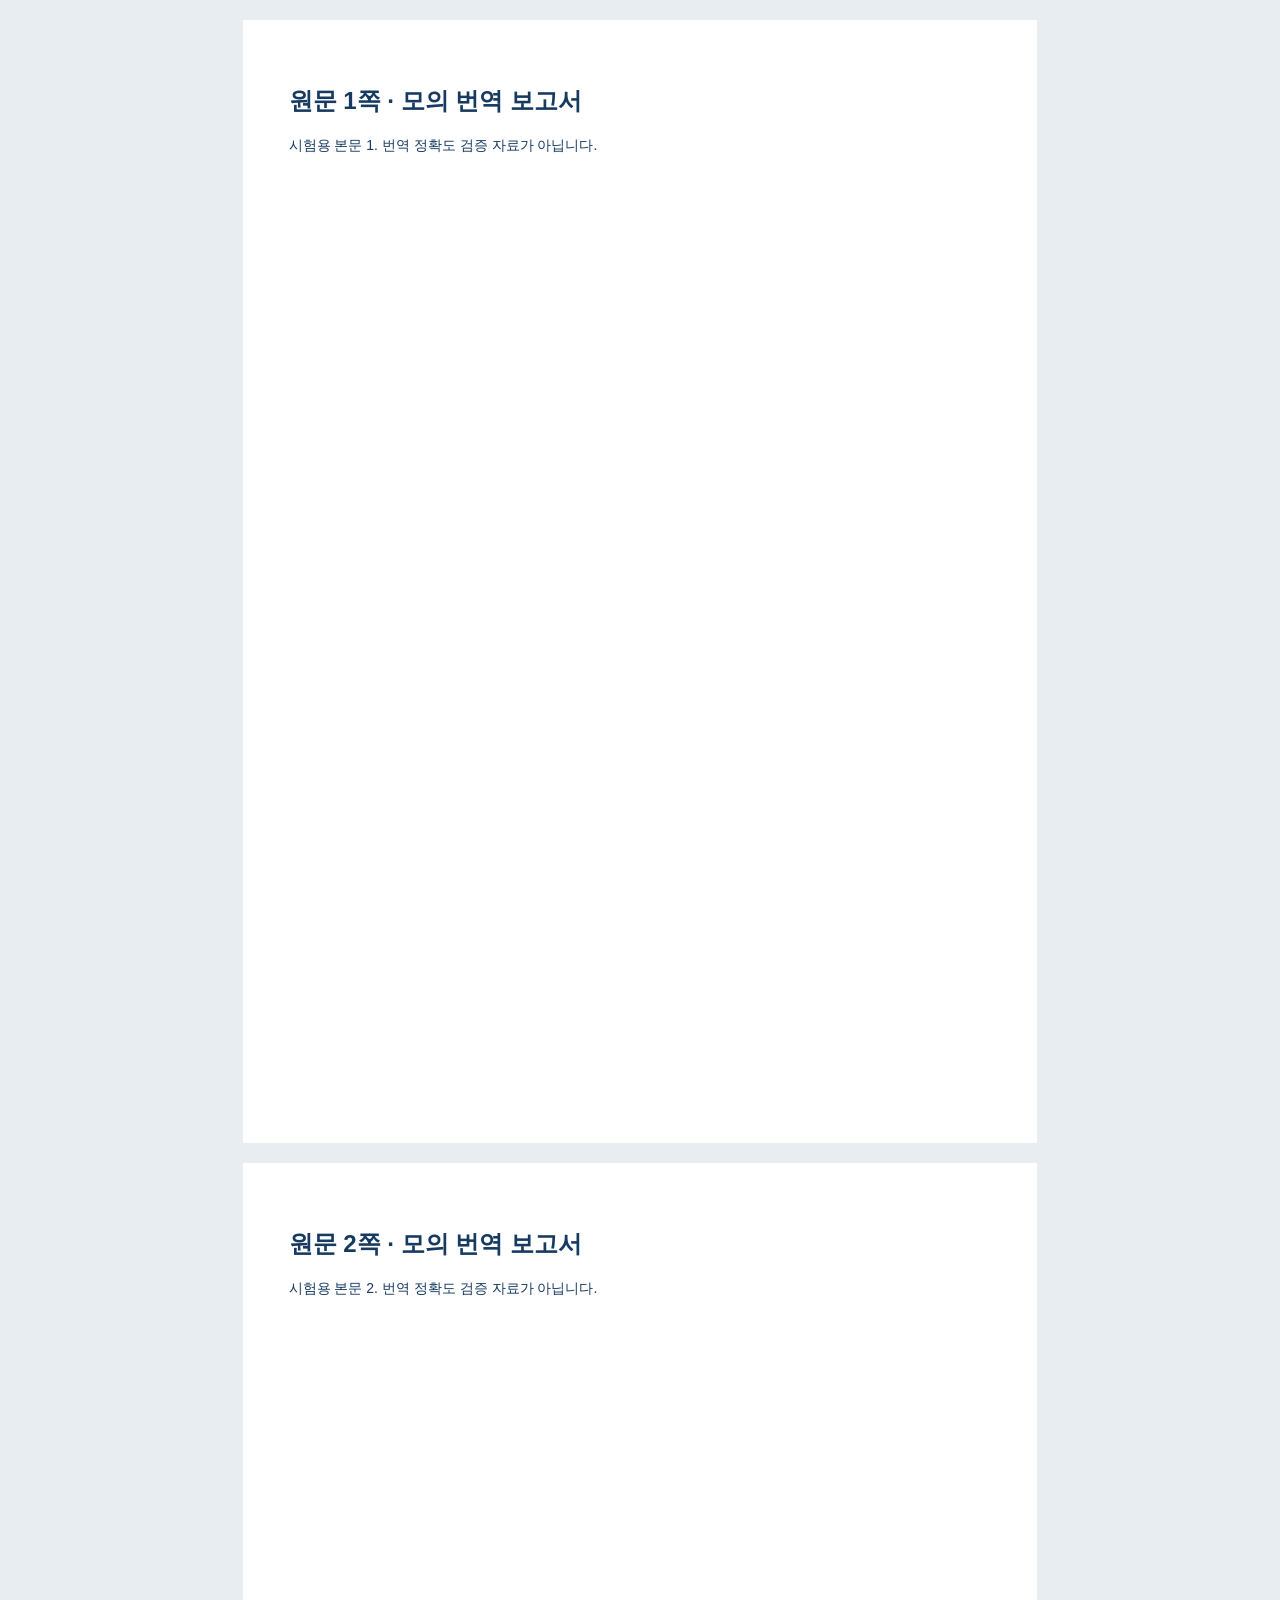
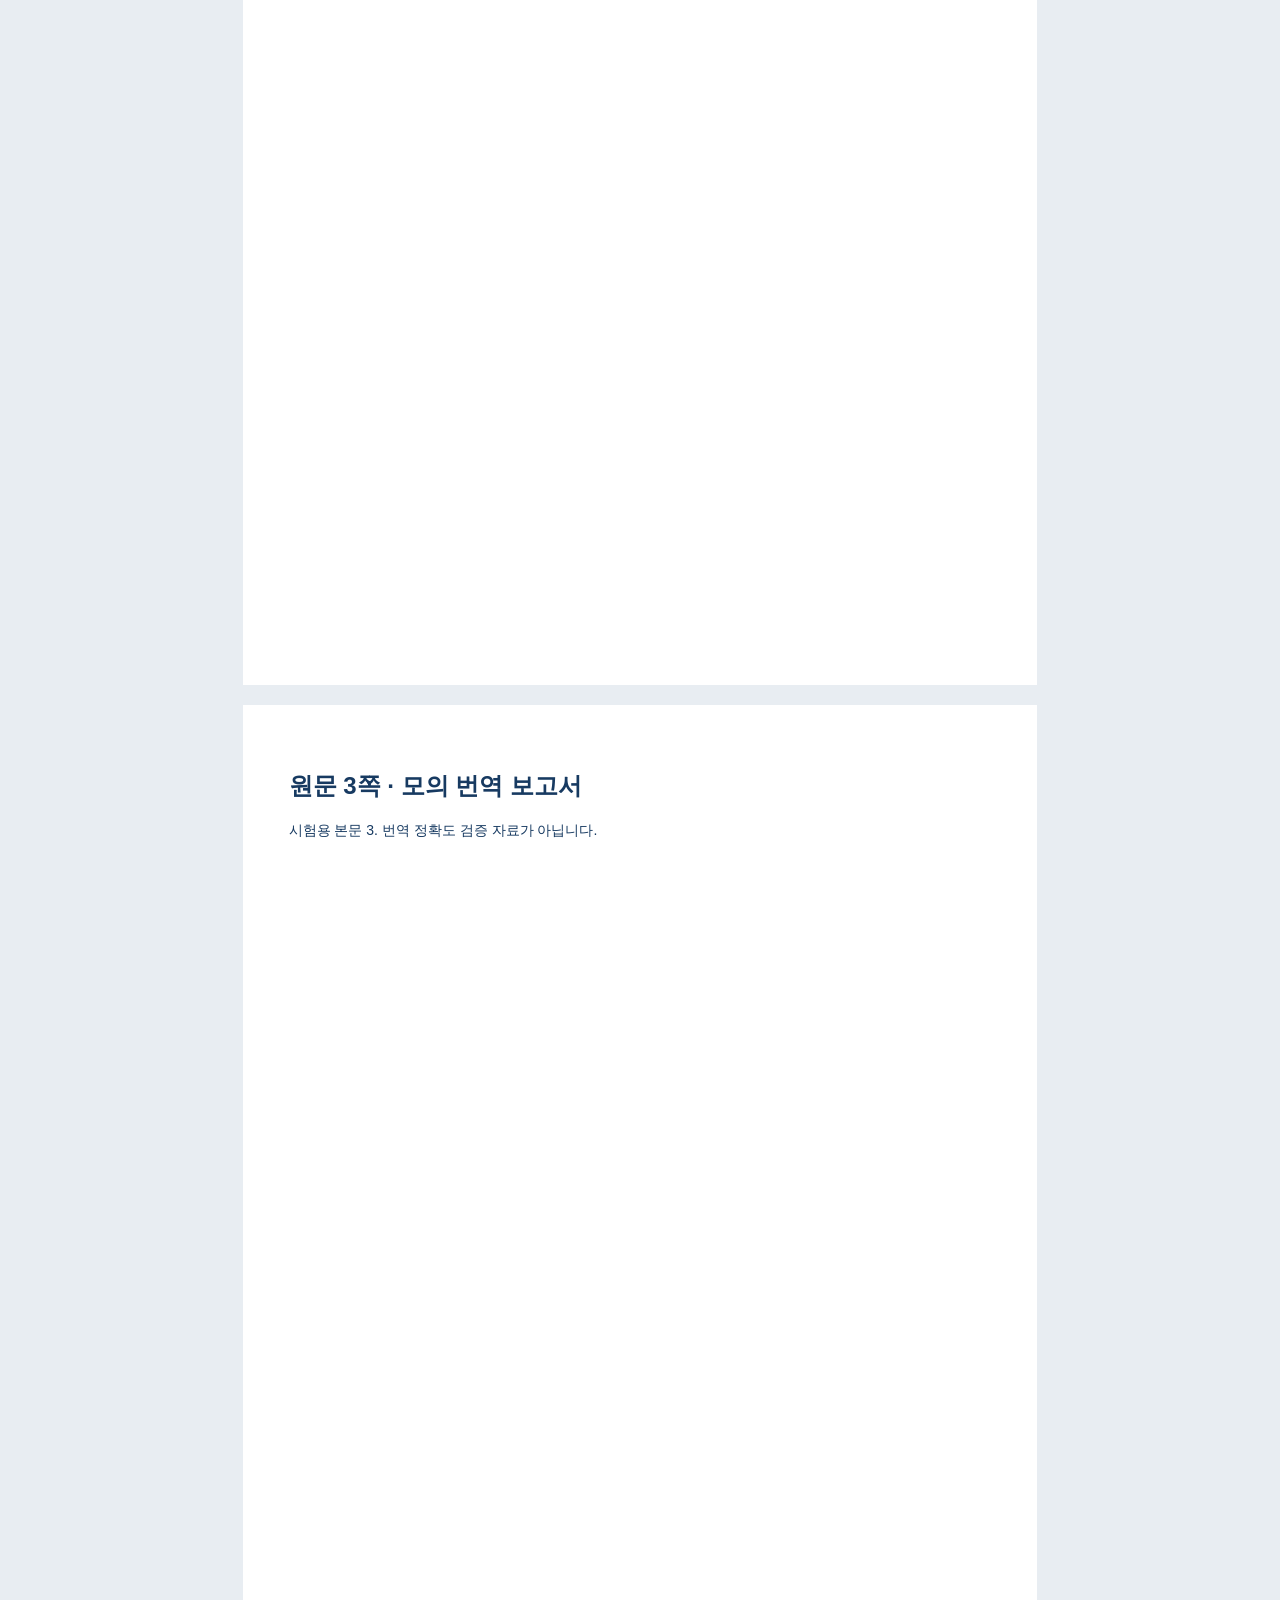
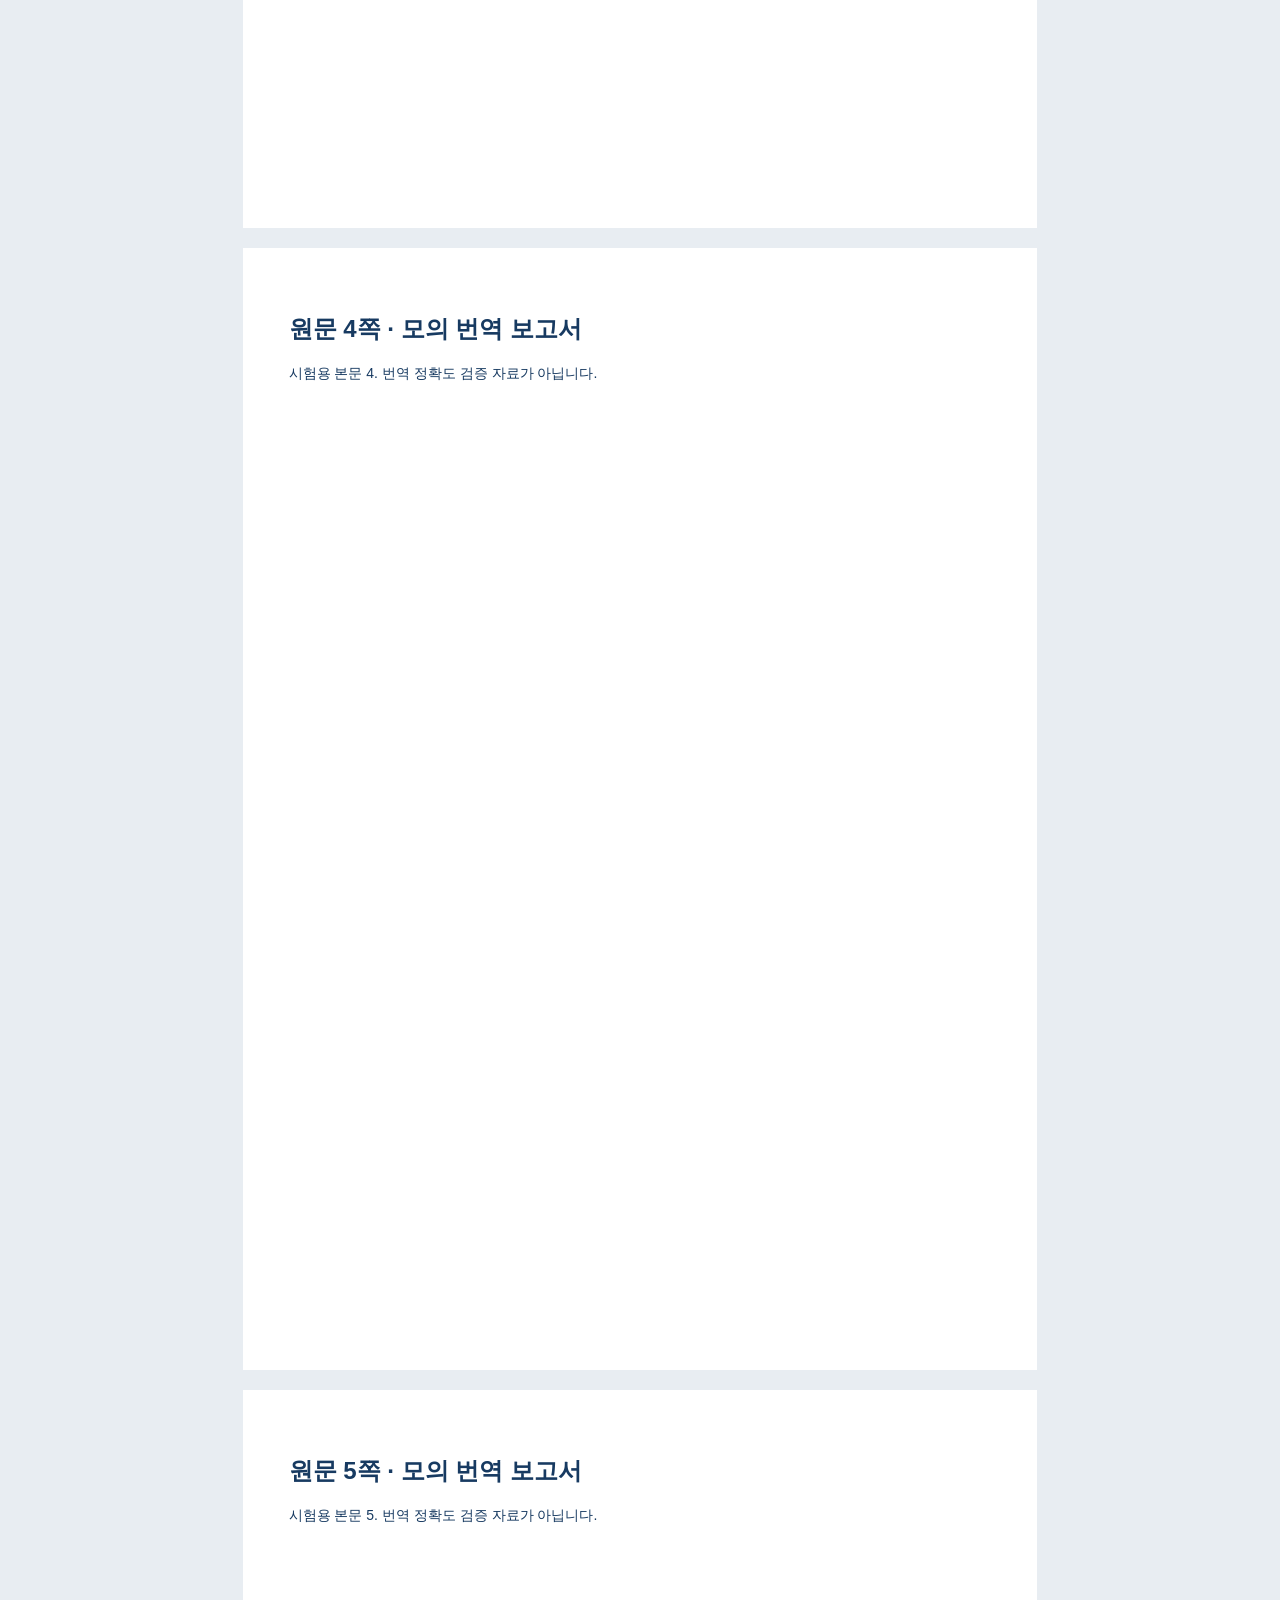
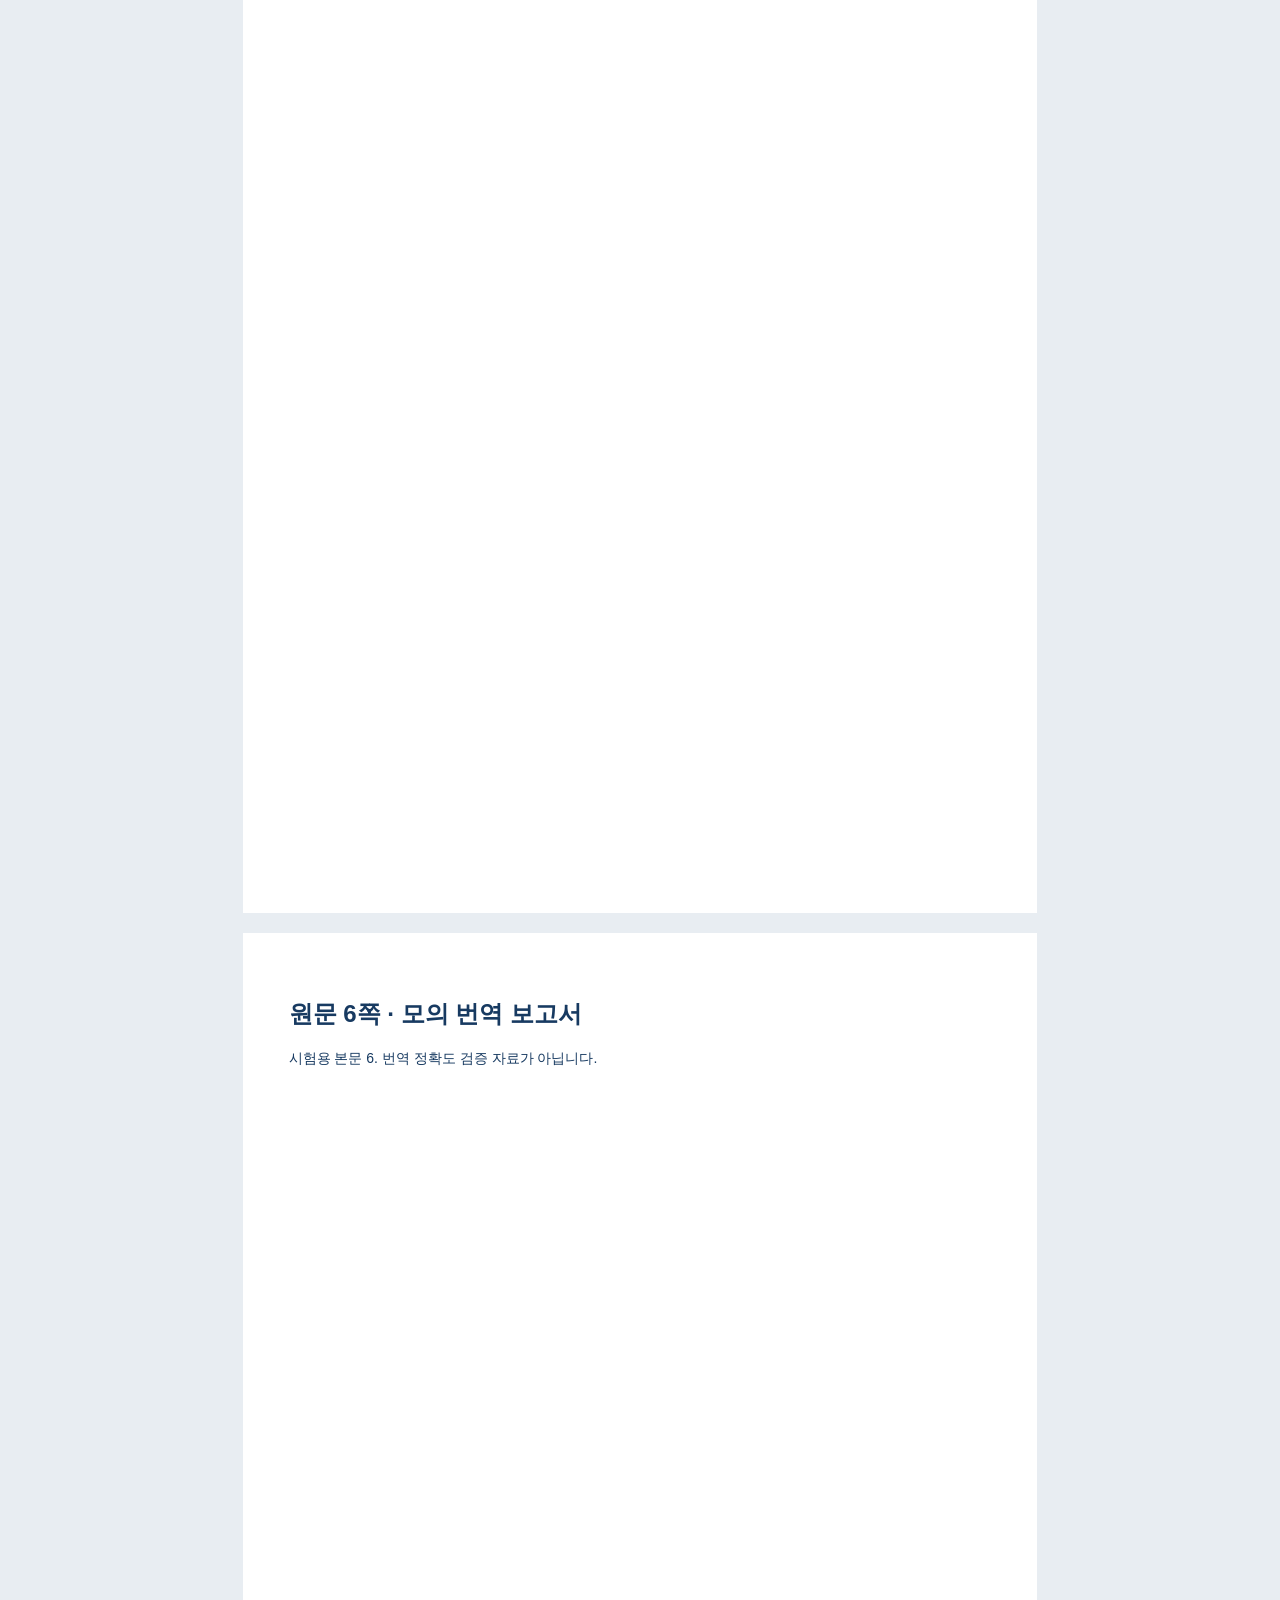
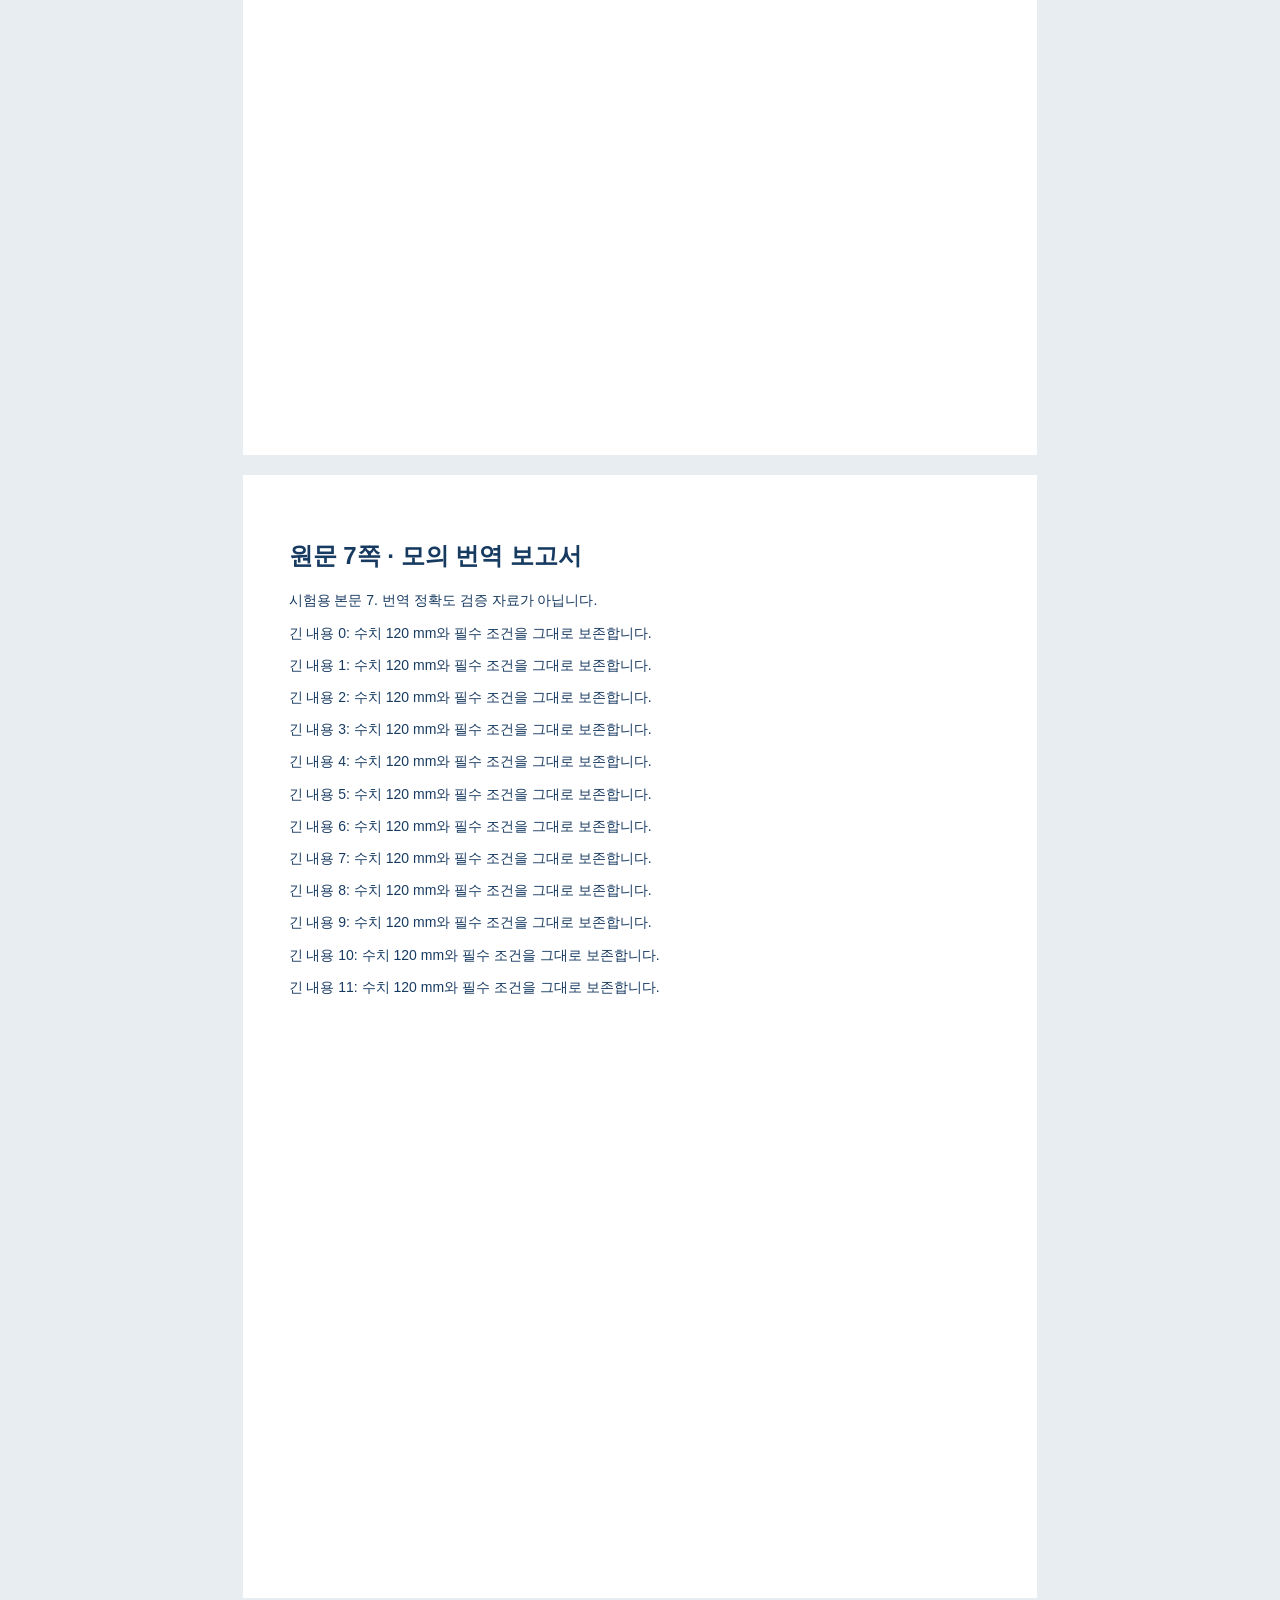
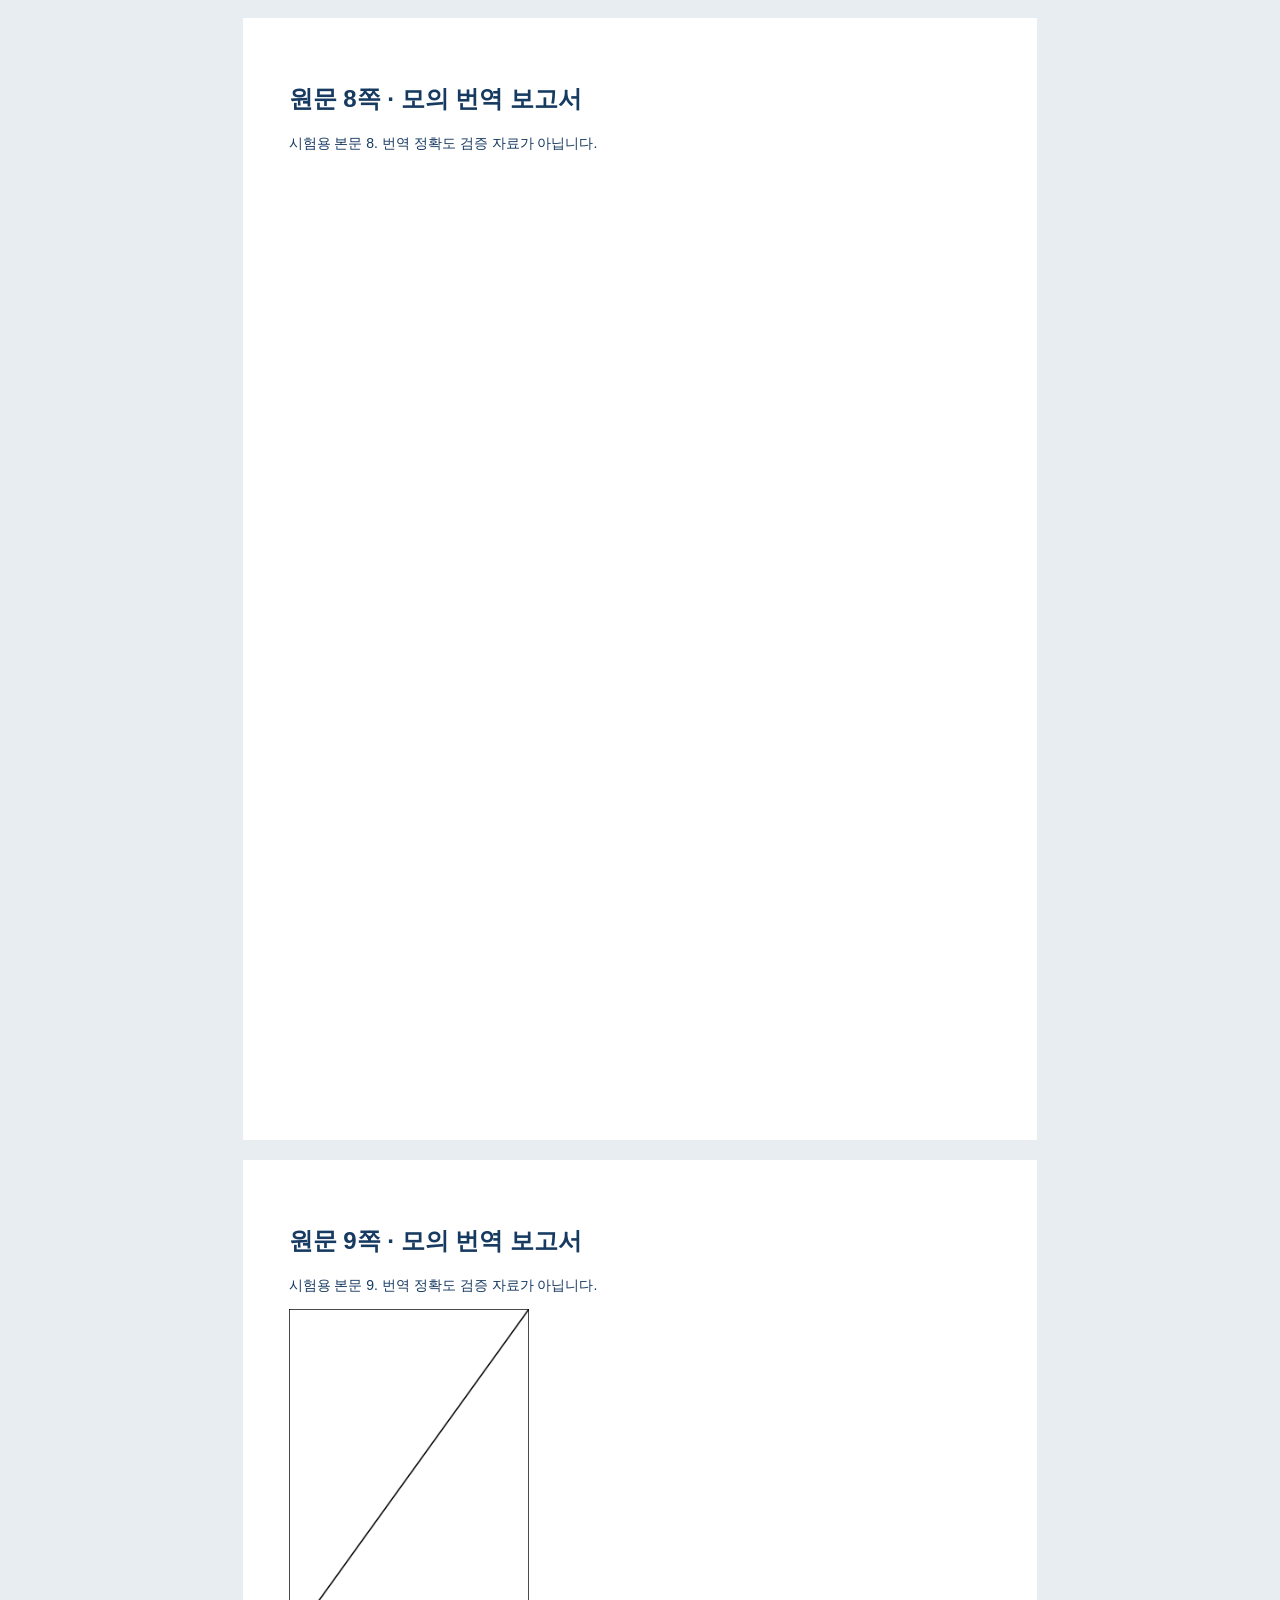
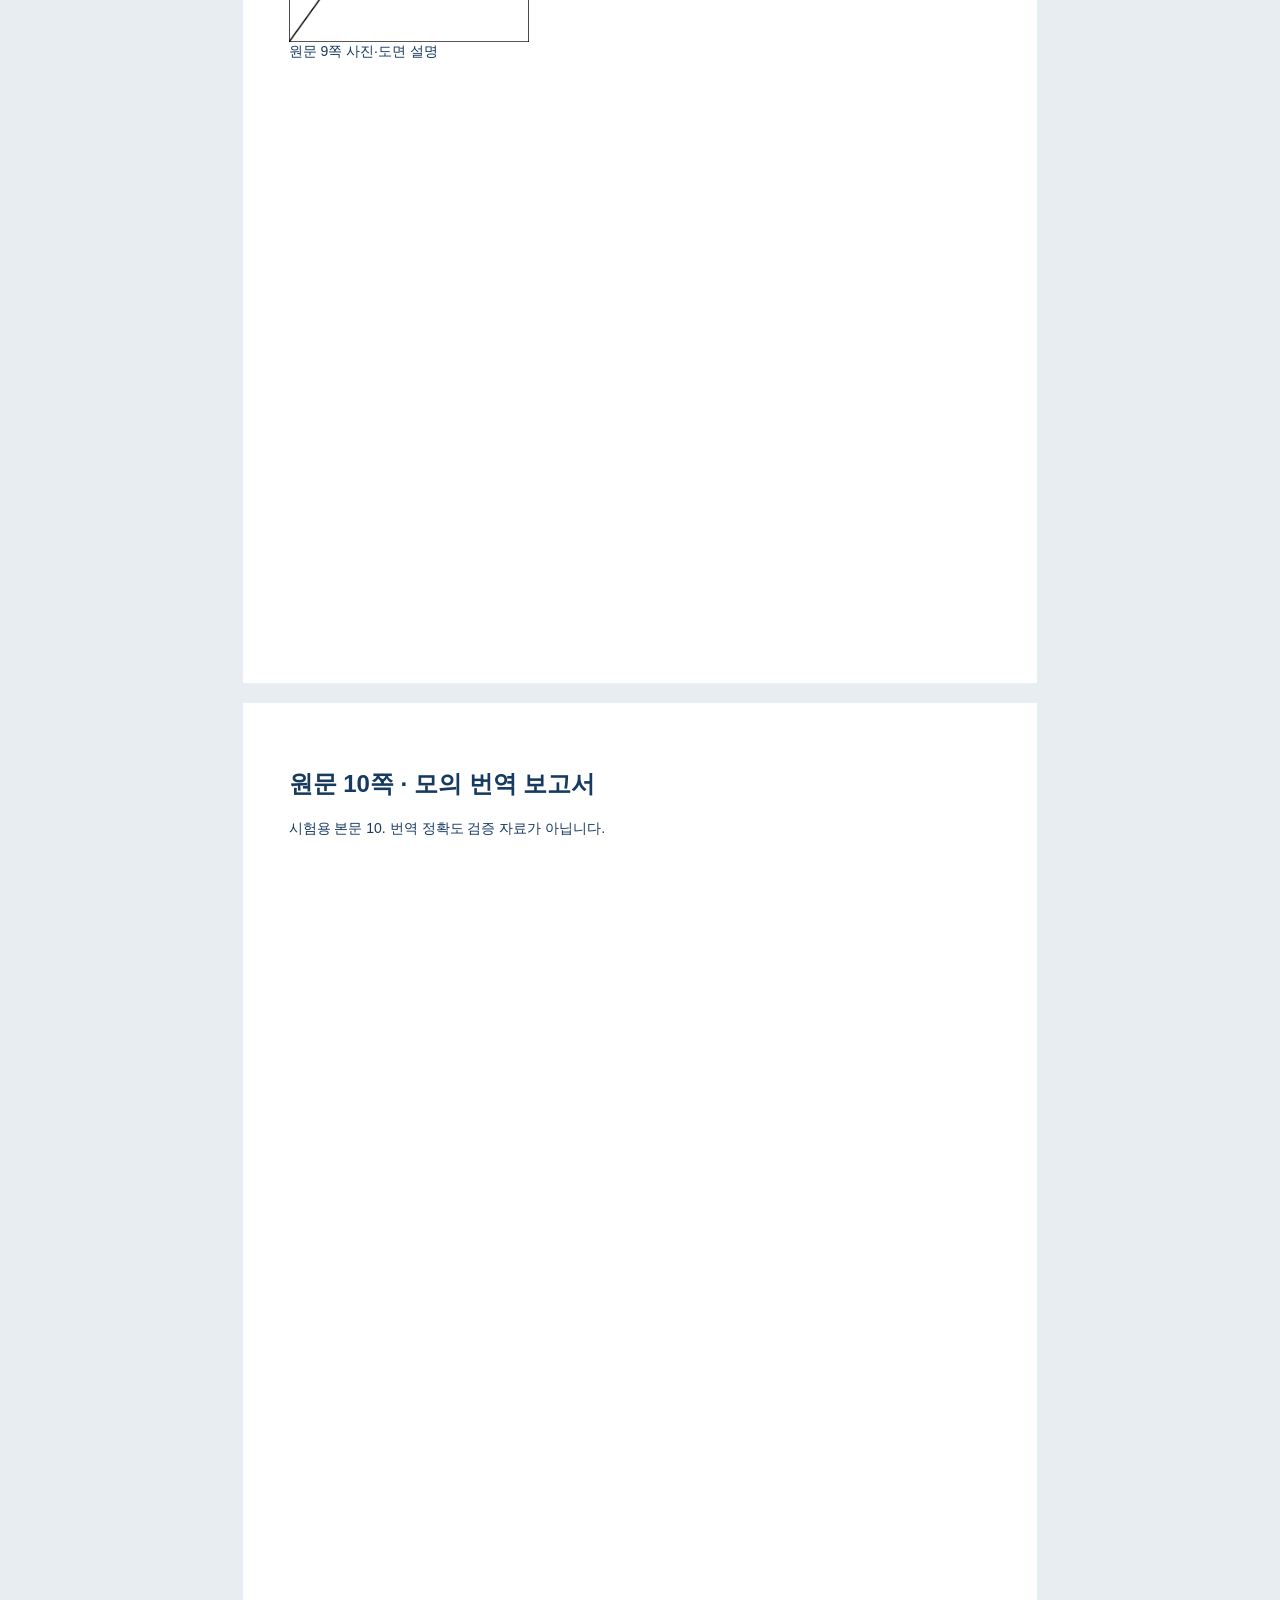
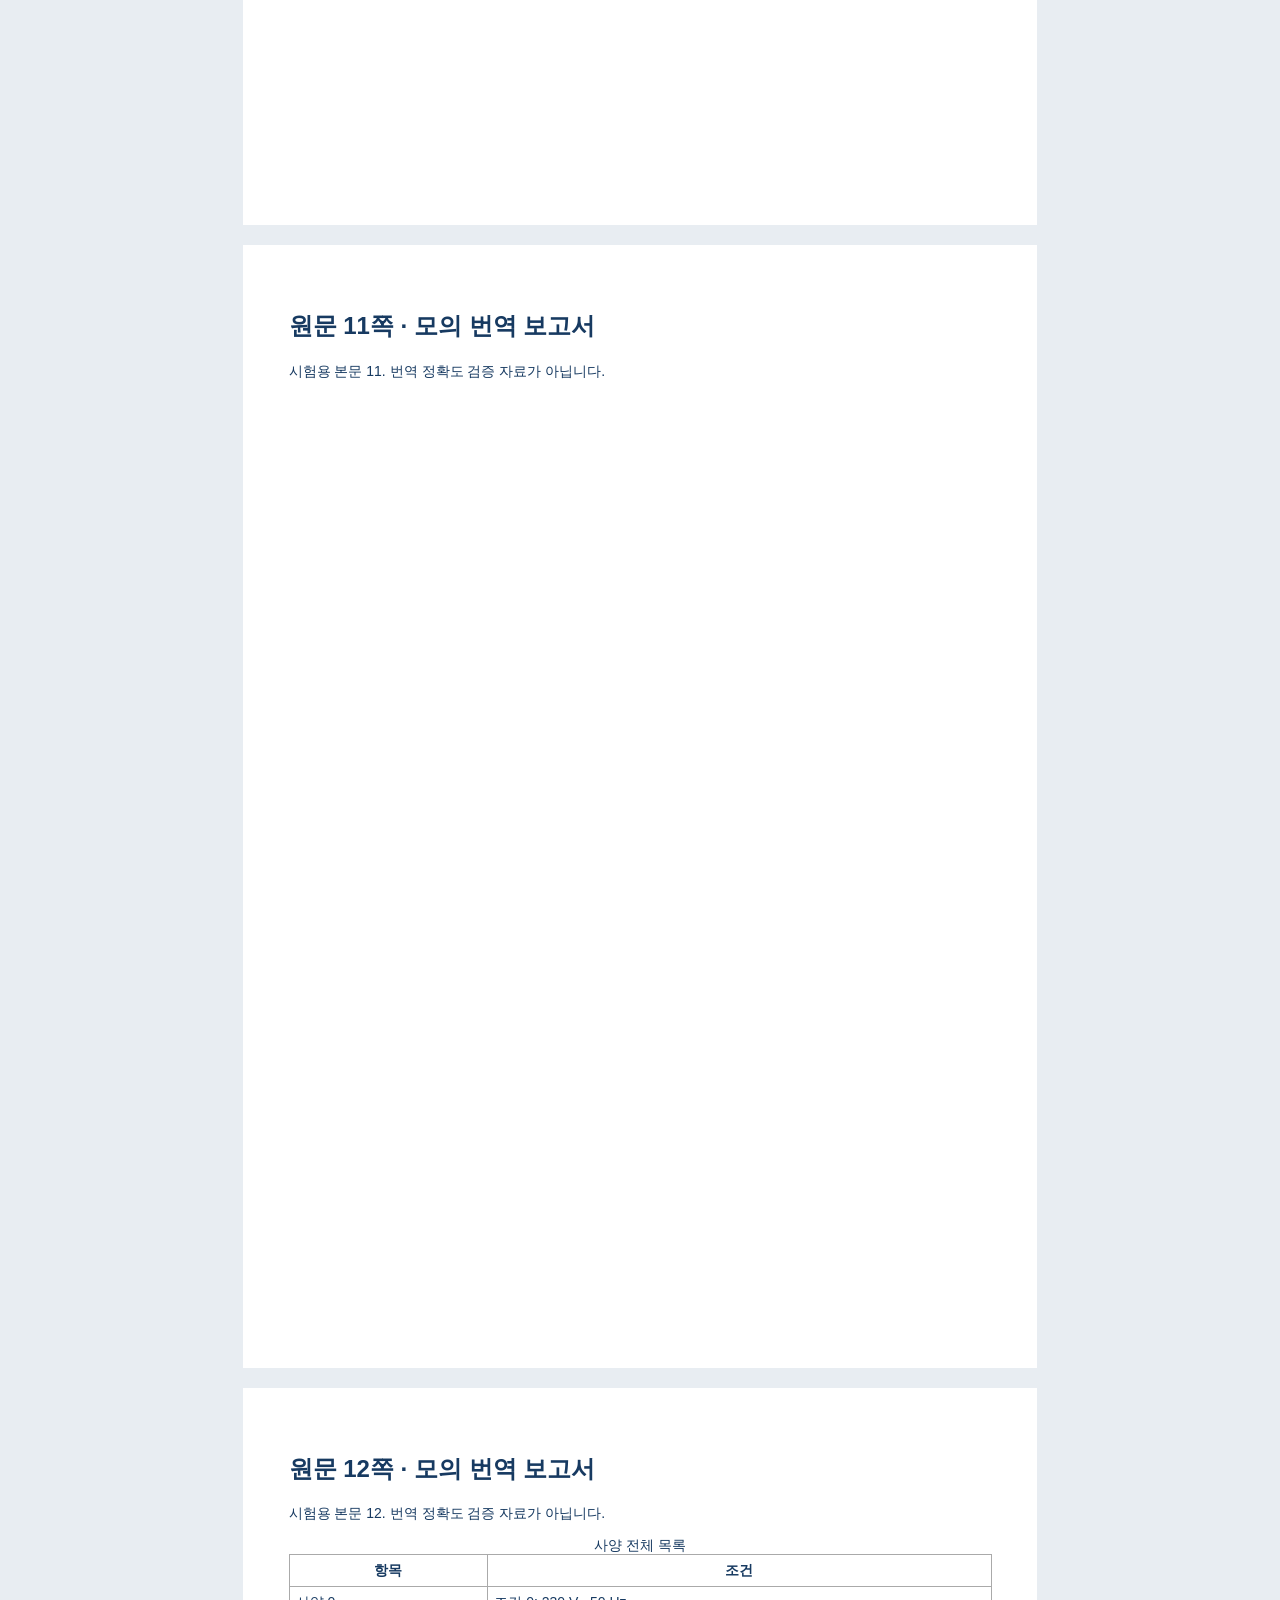
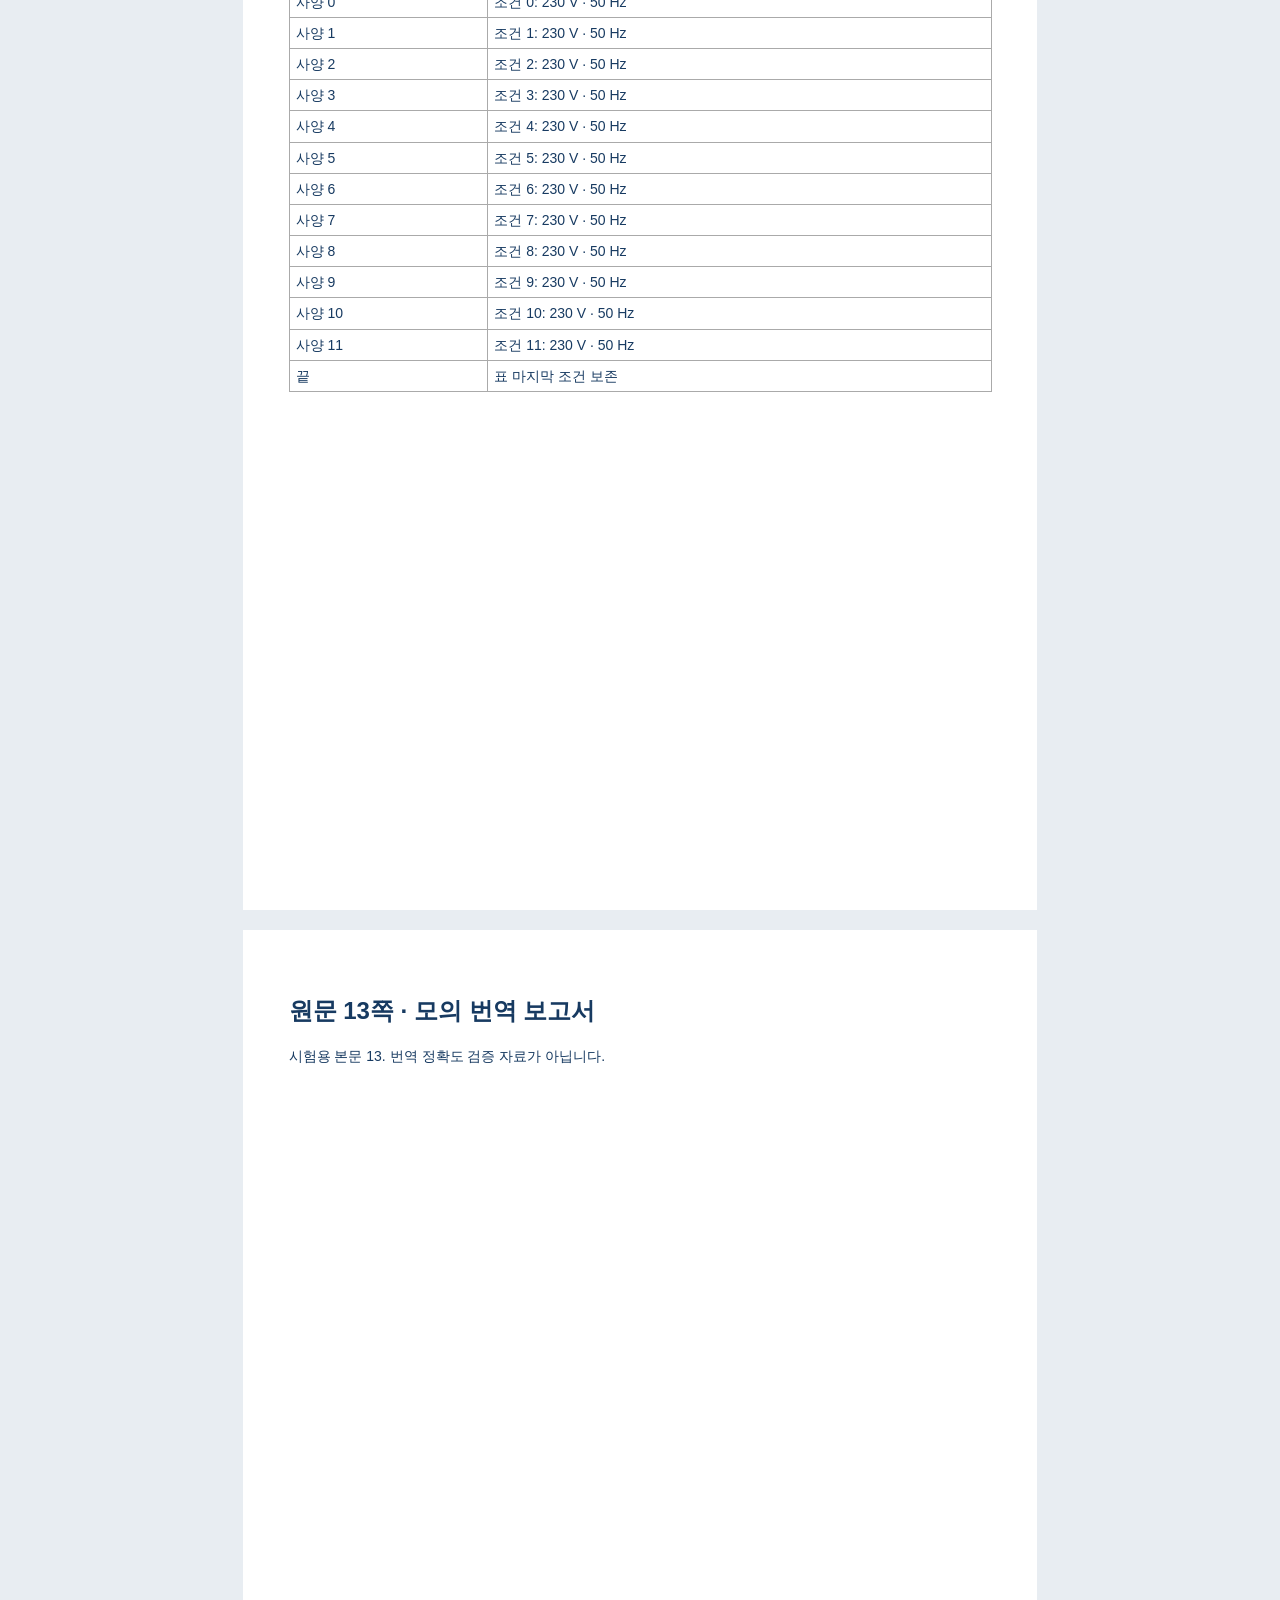
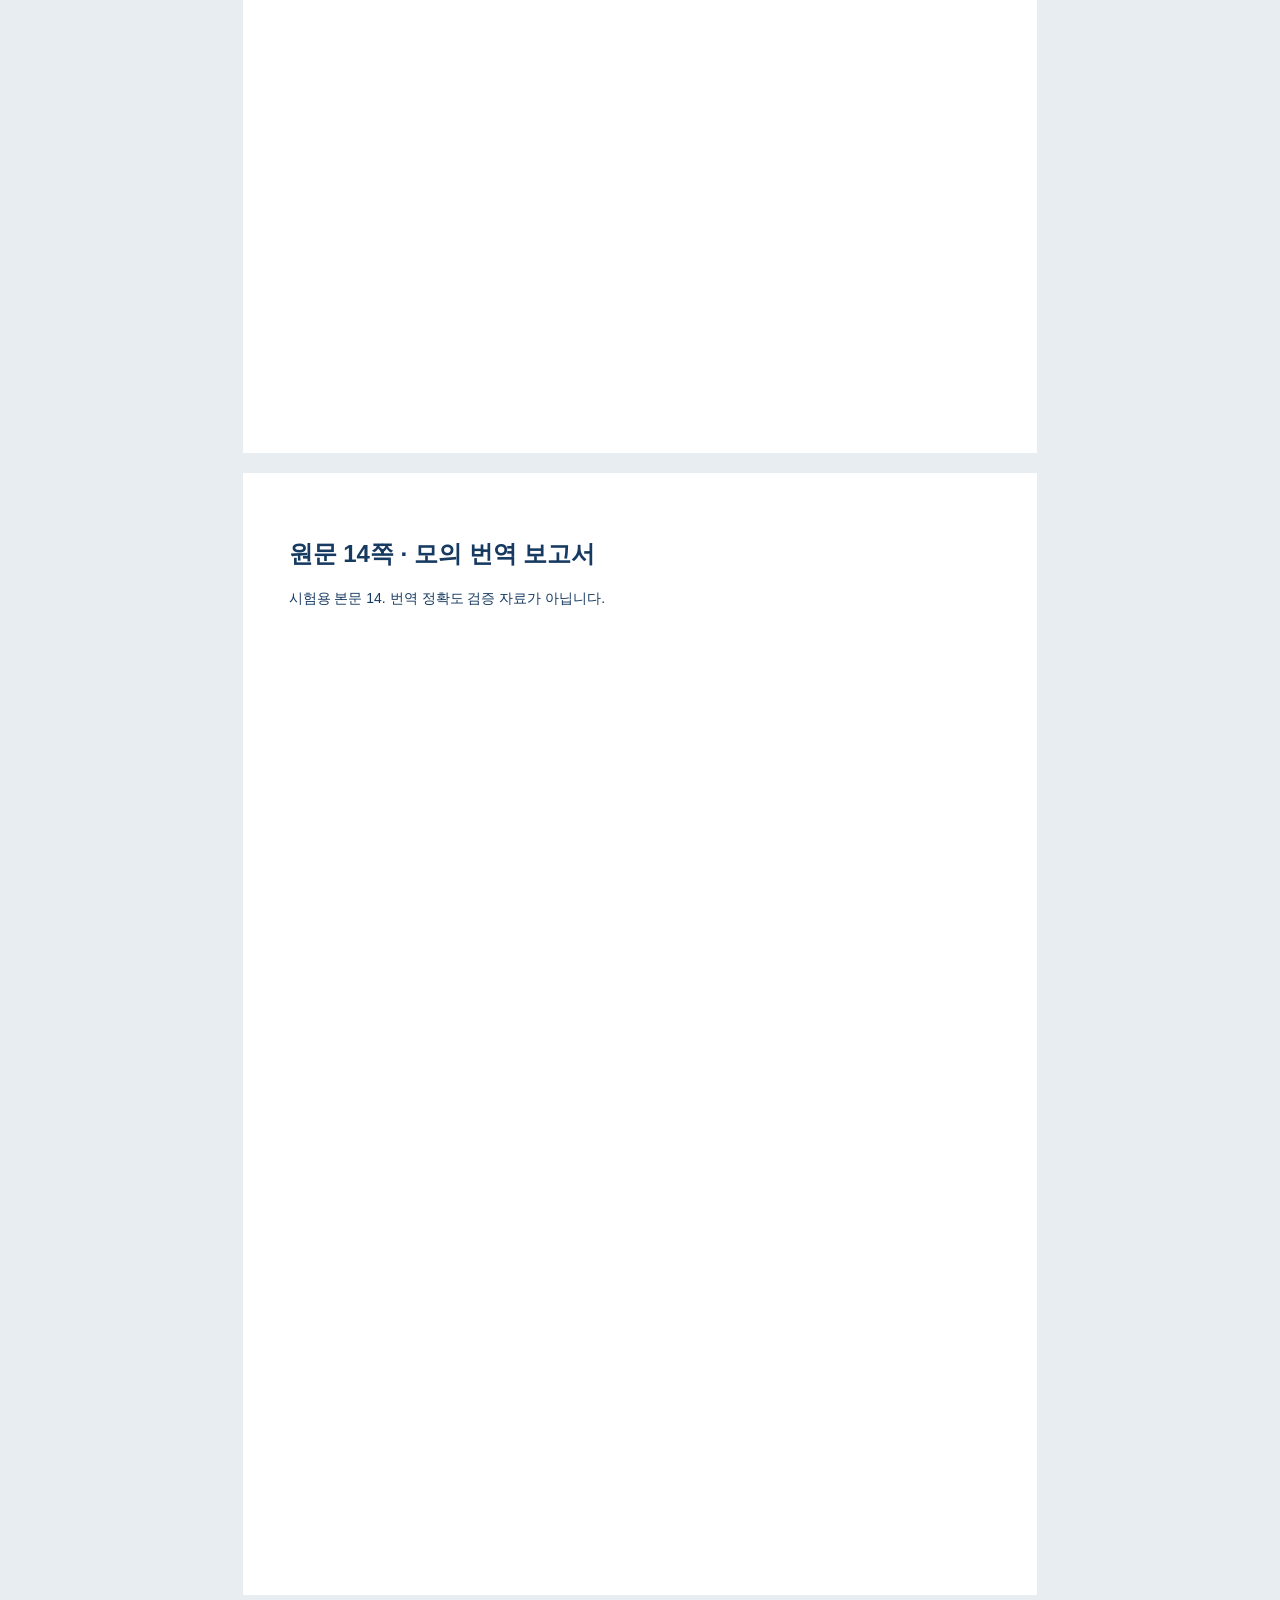
<file: docs/evidence/model-layout-final.html>
<!doctype html><html lang="ko"><head><meta charset="utf-8"><style>body{font:14px/1.3 sans-serif;color:#173a61;background:#e8edf2}section{box-sizing:border-box;width:210mm;height:297mm;padding:12mm;background:white;margin:20px auto}figure{margin:12px 0}img{width:240px;height:auto}table{border-collapse:collapse;font-size:14px;width:100%}td,th{border:1px solid #aaa;padding:6px}h1{font-size:24px}.figure img { display: block; } .figure img.ready {display:block} .figure-status{display:block}</style></head><body><section data-urs-page="1"><h1>원문 1쪽 · 모의 번역 보고서</h1><p>시험용 본문 1. 번역 정확도 검증 자료가 아닙니다.</p></section><section data-urs-page="2"><h1>원문 2쪽 · 모의 번역 보고서</h1><p>시험용 본문 2. 번역 정확도 검증 자료가 아닙니다.</p></section><section data-urs-page="3"><h1>원문 3쪽 · 모의 번역 보고서</h1><p>시험용 본문 3. 번역 정확도 검증 자료가 아닙니다.</p></section><section data-urs-page="4"><h1>원문 4쪽 · 모의 번역 보고서</h1><p>시험용 본문 4. 번역 정확도 검증 자료가 아닙니다.</p></section><section data-urs-page="5"><h1>원문 5쪽 · 모의 번역 보고서</h1><p>시험용 본문 5. 번역 정확도 검증 자료가 아닙니다.</p></section><section data-urs-page="6"><h1>원문 6쪽 · 모의 번역 보고서</h1><p>시험용 본문 6. 번역 정확도 검증 자료가 아닙니다.</p></section><section data-urs-page="7"><h1>원문 7쪽 · 모의 번역 보고서</h1><p>시험용 본문 7. 번역 정확도 검증 자료가 아닙니다.</p><p>긴 내용 0: 수치 120 mm와 필수 조건을 그대로 보존합니다.</p><p>긴 내용 1: 수치 120 mm와 필수 조건을 그대로 보존합니다.</p><p>긴 내용 2: 수치 120 mm와 필수 조건을 그대로 보존합니다.</p><p>긴 내용 3: 수치 120 mm와 필수 조건을 그대로 보존합니다.</p><p>긴 내용 4: 수치 120 mm와 필수 조건을 그대로 보존합니다.</p><p>긴 내용 5: 수치 120 mm와 필수 조건을 그대로 보존합니다.</p><p>긴 내용 6: 수치 120 mm와 필수 조건을 그대로 보존합니다.</p><p>긴 내용 7: 수치 120 mm와 필수 조건을 그대로 보존합니다.</p><p>긴 내용 8: 수치 120 mm와 필수 조건을 그대로 보존합니다.</p><p>긴 내용 9: 수치 120 mm와 필수 조건을 그대로 보존합니다.</p><p>긴 내용 10: 수치 120 mm와 필수 조건을 그대로 보존합니다.</p><p>긴 내용 11: 수치 120 mm와 필수 조건을 그대로 보존합니다.</p></section><section data-urs-page="8"><h1>원문 8쪽 · 모의 번역 보고서</h1><p>시험용 본문 8. 번역 정확도 검증 자료가 아닙니다.</p></section><section data-urs-page="9"><h1>원문 9쪽 · 모의 번역 보고서</h1><p>시험용 본문 9. 번역 정확도 검증 자료가 아닙니다.</p><figure class="figure"><img src="[data-uri]" alt="원문 9쪽 그림 1"><figcaption>원문 9쪽 사진·도면 설명</figcaption></figure></section><section data-urs-page="10"><h1>원문 10쪽 · 모의 번역 보고서</h1><p>시험용 본문 10. 번역 정확도 검증 자료가 아닙니다.</p></section><section data-urs-page="11"><h1>원문 11쪽 · 모의 번역 보고서</h1><p>시험용 본문 11. 번역 정확도 검증 자료가 아닙니다.</p></section><section data-urs-page="12"><h1>원문 12쪽 · 모의 번역 보고서</h1><p>시험용 본문 12. 번역 정확도 검증 자료가 아닙니다.</p><table><caption>사양 전체 목록</caption><thead><tr><th>항목</th><th>조건</th></tr></thead><tbody><tr><td>사양 0</td><td>조건 0: 230 V · 50 Hz</td></tr><tr><td>사양 1</td><td>조건 1: 230 V · 50 Hz</td></tr><tr><td>사양 2</td><td>조건 2: 230 V · 50 Hz</td></tr><tr><td>사양 3</td><td>조건 3: 230 V · 50 Hz</td></tr><tr><td>사양 4</td><td>조건 4: 230 V · 50 Hz</td></tr><tr><td>사양 5</td><td>조건 5: 230 V · 50 Hz</td></tr><tr><td>사양 6</td><td>조건 6: 230 V · 50 Hz</td></tr><tr><td>사양 7</td><td>조건 7: 230 V · 50 Hz</td></tr><tr><td>사양 8</td><td>조건 8: 230 V · 50 Hz</td></tr><tr><td>사양 9</td><td>조건 9: 230 V · 50 Hz</td></tr><tr><td>사양 10</td><td>조건 10: 230 V · 50 Hz</td></tr><tr><td>사양 11</td><td>조건 11: 230 V · 50 Hz</td></tr></tbody><tfoot><tr><td>끝</td><td>표 마지막 조건 보존</td></tr></tfoot></table></section><section data-urs-page="13"><h1>원문 13쪽 · 모의 번역 보고서</h1><p>시험용 본문 13. 번역 정확도 검증 자료가 아닙니다.</p></section><section data-urs-page="14"><h1>원문 14쪽 · 모의 번역 보고서</h1><p>시험용 본문 14. 번역 정확도 검증 자료가 아닙니다.</p></section><section data-urs-page="15"><h1>원문 15쪽 · 모의 번역 보고서</h1><p>시험용 본문 15. 번역 정확도 검증 자료가 아닙니다.</p></section><section data-urs-page="16"><h1>원문 16쪽 · 모의 번역 보고서</h1><p>시험용 본문 16. 번역 정확도 검증 자료가 아닙니다.</p><p>분할 대상 긴 문장 0: 생략하지 않고 다음 A4 장으로 이어갑니다. 분할 대상 긴 문장 1: 생략하지 않고 다음 A4 장으로 이어갑니다. 분할 대상 긴 문장 2: 생략하지 않고 다음 A4 장으로 이어갑니다. 분할 대상 긴 문장 3: 생략하지 않고 다음 A4 장으로 이어갑니다. 분할 대상 긴 문장 4: 생략하지 않고 다음 A4 장으로 이어갑니다. 분할 대상 긴 문장 5: 생략하지 않고 다음 A4 장으로 이어갑니다. 분할 대상 긴 문장 6: 생략하지 않고 다음 A4 장으로 이어갑니다. 분할 대상 긴 문장 7: 생략하지 않고 다음 A4 장으로 이어갑니다. 분할 대상 긴 문장 8: 생략하지 않고 다음 A4 장으로 이어갑니다. 분할 대상 긴 문장 9: 생략하지 않고 다음 A4 장으로 이어갑니다. 분할 대상 긴 문장 10: 생략하지 않고 다음 A4 장으로 이어갑니다. 분할 대상 긴 문장 11: 생략하지 않고 다음 A4 장으로 이어갑니다. 분할 대상 긴 문장 12: 생략하지 않고 다음 A4 장으로 이어갑니다. 분할 대상 긴 문장 13: 생략하지 않고 다음 A4 장으로 이어갑니다. 분할 대상 긴 문장 14: 생략하지 않고 다음 A4 장으로 이어갑니다. 분할 대상 긴 문장 15: 생략하지 않고 다음 A4 장으로 이어갑니다. 분할 대상 긴 문장 16: 생략하지 않고 다음 A4 장으로 이어갑니다. 분할 대상 긴 문장 17: 생략하지 않고 다음 A4 장으로 이어갑니다. 분할 대상 긴 문장 18: 생략하지 않고 다음 A4 장으로 이어갑니다. 분할 대상 긴 문장 19: 생략하지 않고 다음 A4 장으로 이어갑니다. </p></section><section data-urs-page="17"><h1>원문 17쪽 · 모의 번역 보고서</h1><p>시험용 본문 17. 번역 정확도 검증 자료가 아닙니다.</p></section><section data-urs-page="18"><h1>원문 18쪽 · 모의 번역 보고서</h1><p>시험용 본문 18. 번역 정확도 검증 자료가 아닙니다.</p></section><section data-urs-page="19"><h1>원문 19쪽 · 모의 번역 보고서</h1><p>시험용 본문 19. 번역 정확도 검증 자료가 아닙니다.</p></section><section data-urs-page="20"><h1>원문 20쪽 · 모의 번역 보고서</h1><p>시험용 본문 20. 번역 정확도 검증 자료가 아닙니다.</p></section><section data-urs-page="21"><h1>원문 21쪽 · 모의 번역 보고서</h1><p>시험용 본문 21. 번역 정확도 검증 자료가 아닙니다.</p></section><section data-urs-page="22"><h1>원문 22쪽 · 모의 번역 보고서</h1><p>시험용 본문 22. 번역 정확도 검증 자료가 아닙니다.</p></section><section data-urs-page="23"><h1>원문 23쪽 · 모의 번역 보고서</h1><p>시험용 본문 23. 번역 정확도 검증 자료가 아닙니다.</p><figure class="figure"><img src="[data-uri]" alt="원문 23쪽 그림 1"><figcaption>원문 23쪽 사진·도면 설명</figcaption></figure><figure class="figure"><img src="[data-uri]" alt="원문 23쪽 그림 2"><figcaption>원문 23쪽 사진·도면 설명</figcaption></figure></section><section data-urs-page="24"><h1>원문 24쪽 · 모의 번역 보고서</h1><p>시험용 본문 24. 번역 정확도 검증 자료가 아닙니다.</p></section><section data-urs-page="25"><h1>원문 25쪽 · 모의 번역 보고서</h1><p>시험용 본문 25. 번역 정확도 검증 자료가 아닙니다.</p></section></body></html>
</file>
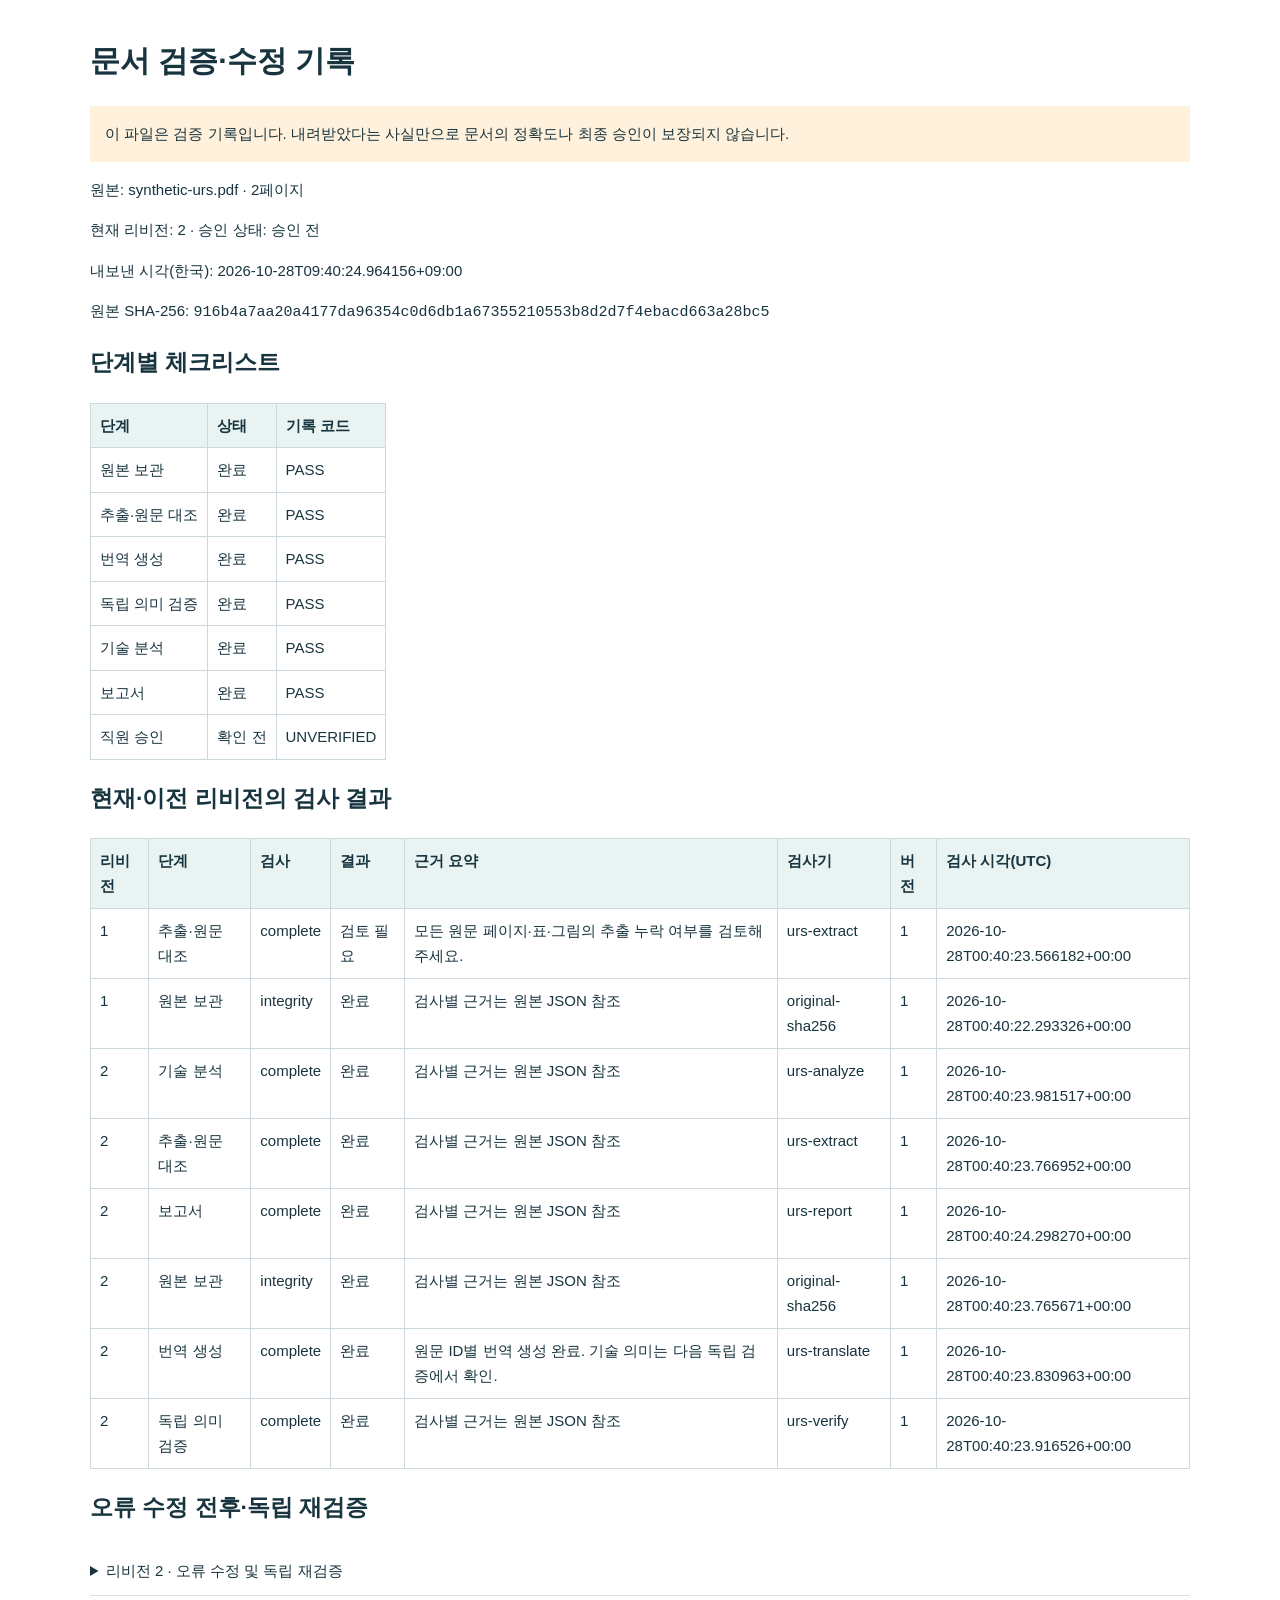
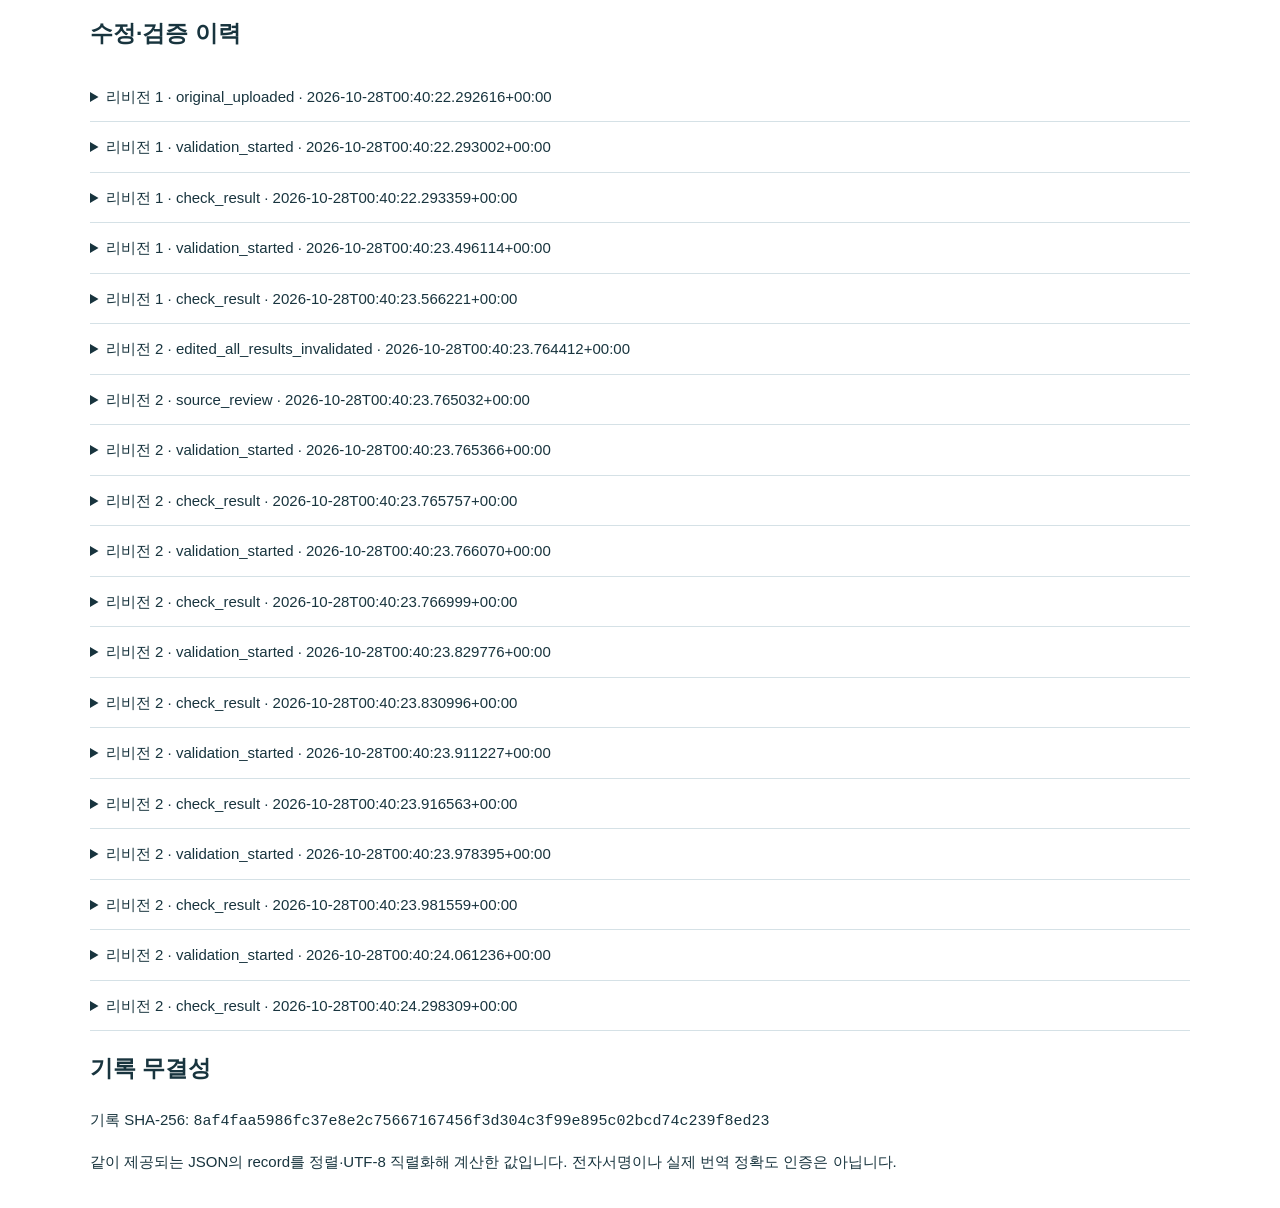
<file: docs/evidence/synthetic-verification.html>
<!doctype html><html lang="ko"><head><meta charset="utf-8"><meta name="viewport" content="width=device-width,initial-scale=1">
<meta http-equiv="Content-Security-Policy" content="default-src 'none'; style-src 'unsafe-inline'; base-uri 'none'; form-action 'none'">
<title>URS 문서 검증 기록</title><style>body{font:15px/1.7 sans-serif;max-width:1100px;margin:35px auto;padding:0 20px;color:#18343e}table{border-collapse:collapse;width:100%;margin:20px 0;display:block;overflow-x:auto}th,td{border:1px solid #cbd9df;padding:9px;text-align:left;vertical-align:top}th{background:#e8f3f2}pre{white-space:pre-wrap;overflow-wrap:anywhere;background:#f4f7f9;padding:16px}.notice{padding:15px;background:#fff1dc}details{border-bottom:1px solid #d5e1e6;padding:12px 0}code{overflow-wrap:anywhere}</style></head><body><h1>문서 검증·수정 기록</h1><p class="notice">이 파일은 검증 기록입니다. 내려받았다는 사실만으로 문서의 정확도나 최종 승인이 보장되지 않습니다.</p><p>원본: synthetic-urs.pdf · 2페이지</p><p>현재 리비전: 2 · 승인 상태: 승인 전</p><p>내보낸 시각(한국): 2026-10-28T09:40:24.964156+09:00</p><p>원본 SHA-256: <code>916b4a7aa20a4177da96354c0d6db1a67355210553b8d2d7f4ebacd663a28bc5</code></p><h2>단계별 체크리스트</h2><table><thead><tr><th>단계</th><th>상태</th><th>기록 코드</th></tr></thead><tbody><tr><td>원본 보관</td><td>완료</td><td>PASS</td></tr><tr><td>추출·원문 대조</td><td>완료</td><td>PASS</td></tr><tr><td>번역 생성</td><td>완료</td><td>PASS</td></tr><tr><td>독립 의미 검증</td><td>완료</td><td>PASS</td></tr><tr><td>기술 분석</td><td>완료</td><td>PASS</td></tr><tr><td>보고서</td><td>완료</td><td>PASS</td></tr><tr><td>직원 승인</td><td>확인 전</td><td>UNVERIFIED</td></tr></tbody></table><h2>현재·이전 리비전의 검사 결과</h2><table><thead><tr><th>리비전</th><th>단계</th><th>검사</th><th>결과</th><th>근거 요약</th><th>검사기</th><th>버전</th><th>검사 시각(UTC)</th></tr></thead><tbody><tr><td>1</td><td>추출·원문 대조</td><td>complete</td><td>검토 필요</td><td>모든 원문 페이지·표·그림의 추출 누락 여부를 검토해 주세요.</td><td>urs-extract</td><td>1</td><td>2026-10-28T00:40:23.566182+00:00</td></tr><tr><td>1</td><td>원본 보관</td><td>integrity</td><td>완료</td><td>검사별 근거는 원본 JSON 참조</td><td>original-sha256</td><td>1</td><td>2026-10-28T00:40:22.293326+00:00</td></tr><tr><td>2</td><td>기술 분석</td><td>complete</td><td>완료</td><td>검사별 근거는 원본 JSON 참조</td><td>urs-analyze</td><td>1</td><td>2026-10-28T00:40:23.981517+00:00</td></tr><tr><td>2</td><td>추출·원문 대조</td><td>complete</td><td>완료</td><td>검사별 근거는 원본 JSON 참조</td><td>urs-extract</td><td>1</td><td>2026-10-28T00:40:23.766952+00:00</td></tr><tr><td>2</td><td>보고서</td><td>complete</td><td>완료</td><td>검사별 근거는 원본 JSON 참조</td><td>urs-report</td><td>1</td><td>2026-10-28T00:40:24.298270+00:00</td></tr><tr><td>2</td><td>원본 보관</td><td>integrity</td><td>완료</td><td>검사별 근거는 원본 JSON 참조</td><td>original-sha256</td><td>1</td><td>2026-10-28T00:40:23.765671+00:00</td></tr><tr><td>2</td><td>번역 생성</td><td>complete</td><td>완료</td><td>원문 ID별 번역 생성 완료. 기술 의미는 다음 독립 검증에서 확인.</td><td>urs-translate</td><td>1</td><td>2026-10-28T00:40:23.830963+00:00</td></tr><tr><td>2</td><td>독립 의미 검증</td><td>complete</td><td>완료</td><td>검사별 근거는 원본 JSON 참조</td><td>urs-verify</td><td>1</td><td>2026-10-28T00:40:23.916526+00:00</td></tr></tbody></table><h2>오류 수정 전후·독립 재검증</h2><details><summary>리비전 2 · 오류 수정 및 독립 재검증</summary><pre>{
  &quot;history&quot;: [
    {
      &quot;attempt&quot;: 0,
      &quot;translations&quot;: {
        &quot;p1-b1&quot;: &quot;RQ-01 안전 가드가 열려 있을 때 컨베이어는 작동해서는 안 됩니다.&quot;,
        &quot;p1-b2&quot;: &quot;RQ-02 최소 속도는 102 packs/min입니다.&quot;,
        &quot;p1-t1-c1&quot;: &quot;제품&quot;,
        &quot;p1-t1-c2&quot;: &quot;AB-12&quot;,
        &quot;p1-t1-c3&quot;: &quot;길이 (mm)&quot;,
        &quot;p1-t1-c4&quot;: &quot;165&quot;,
        &quot;p2-b1&quot;: &quot;RQ-03 가드가 열리면 제품을 정지해야 합니다.&quot;,
        &quot;p2-b2&quot;: &quot;RQ-04 AB-12 길이는 160 mm입니다.&quot;,
        &quot;p2-b3&quot;: &quot;RQ-05 정렬 속도는 600 sachets/min이며 포장 속도는 60 packs/min입니다.&quot;
      },
      &quot;issues&quot;: [
        {
          &quot;id&quot;: &quot;p1-b2&quot;,
          &quot;type&quot;: &quot;numbers&quot;,
          &quot;reason&quot;: &quot;수치 누락·변경·추가&quot;,
          &quot;source&quot;: &quot;RQ-02 Minimum speed 120 packs/min.&quot;,
          &quot;target&quot;: &quot;RQ-02 최소 속도는 102 packs/min입니다.&quot;
        },
        {
          &quot;id&quot;: &quot;p1-b2&quot;,
          &quot;type&quot;: &quot;quantity_unit&quot;,
          &quot;reason&quot;: &quot;수치와 단위의 연결 누락·변경·추가. 단위별 수치 관계를 원문과 대조해야 합니다.&quot;,
          &quot;source&quot;: &quot;RQ-02 Minimum speed 120 packs/min.&quot;,
          &quot;target&quot;: &quot;RQ-02 최소 속도는 102 packs/min입니다.&quot;
        },
        {
          &quot;id&quot;: &quot;p1-b2&quot;,
          &quot;type&quot;: &quot;semantic&quot;,
          &quot;reason&quot;: &quot;수치 불일치&quot;,
          &quot;status&quot;: &quot;FAIL&quot;
        }
      ],
      &quot;reviewed_ids&quot;: [
        &quot;p1-b1&quot;,
        &quot;p1-b2&quot;,
        &quot;p1-t1-c1&quot;,
        &quot;p1-t1-c2&quot;,
        &quot;p1-t1-c3&quot;,
        &quot;p1-t1-c4&quot;,
        &quot;p2-b1&quot;,
        &quot;p2-b2&quot;,
        &quot;p2-b3&quot;
      ]
    },
    {
      &quot;attempt&quot;: 1,
      &quot;translations&quot;: {
        &quot;p1-b1&quot;: &quot;RQ-01 안전 가드가 열려 있을 때 컨베이어는 작동해서는 안 됩니다.&quot;,
        &quot;p1-b2&quot;: &quot;RQ-02 최소 속도는 120 packs/min입니다.&quot;,
        &quot;p1-t1-c1&quot;: &quot;제품&quot;,
        &quot;p1-t1-c2&quot;: &quot;AB-12&quot;,
        &quot;p1-t1-c3&quot;: &quot;길이 (mm)&quot;,
        &quot;p1-t1-c4&quot;: &quot;165&quot;,
        &quot;p2-b1&quot;: &quot;RQ-03 가드가 열리면 제품을 정지해야 합니다.&quot;,
        &quot;p2-b2&quot;: &quot;RQ-04 AB-12 길이는 160 mm입니다.&quot;,
        &quot;p2-b3&quot;: &quot;RQ-05 정렬 속도는 600 sachets/min이며 포장 속도는 60 packs/min입니다.&quot;
      },
      &quot;issues&quot;: [],
      &quot;reviewed_ids&quot;: [
        &quot;p1-b1&quot;,
        &quot;p1-b2&quot;,
        &quot;p1-t1-c1&quot;,
        &quot;p1-t1-c2&quot;,
        &quot;p1-t1-c3&quot;,
        &quot;p1-t1-c4&quot;,
        &quot;p2-b1&quot;,
        &quot;p2-b2&quot;,
        &quot;p2-b3&quot;
      ]
    }
  ],
  &quot;issues&quot;: [],
  &quot;accuracy_target_measured&quot;: false
}</pre></details><h2>수정·검증 이력</h2><details><summary>리비전 1 · original_uploaded · 2026-10-28T00:40:22.292616+00:00</summary><pre>{
  &quot;sha256&quot;: &quot;916b4a7aa20a4177da96354c0d6db1a67355210553b8d2d7f4ebacd663a28bc5&quot;,
  &quot;pages&quot;: 2,
  &quot;actor&quot;: &quot;pipeline-test&quot;
}</pre></details><details><summary>리비전 1 · validation_started · 2026-10-28T00:40:22.293002+00:00</summary><pre>{
  &quot;stage&quot;: &quot;source&quot;,
  &quot;token&quot;: &quot;ba051dfc7aefd48ee0628f339af024c0&quot;
}</pre></details><details><summary>리비전 1 · check_result · 2026-10-28T00:40:22.293359+00:00</summary><pre>{
  &quot;stage&quot;: &quot;source&quot;,
  &quot;check&quot;: &quot;integrity&quot;,
  &quot;status&quot;: &quot;PASS&quot;,
  &quot;evidence&quot;: {
    &quot;expected&quot;: &quot;916b4a7aa20a4177da96354c0d6db1a67355210553b8d2d7f4ebacd663a28bc5&quot;,
    &quot;actual&quot;: &quot;916b4a7aa20a4177da96354c0d6db1a67355210553b8d2d7f4ebacd663a28bc5&quot;
  },
  &quot;digest&quot;: &quot;16e85ab80e089f6d7e6ca8fb1f30c0c42c027ed23a53e2258e811009717572d6&quot;,
  &quot;validator&quot;: &quot;original-sha256&quot;,
  &quot;version&quot;: &quot;1&quot;
}</pre></details><details><summary>리비전 1 · validation_started · 2026-10-28T00:40:23.496114+00:00</summary><pre>{
  &quot;stage&quot;: &quot;extract&quot;,
  &quot;token&quot;: &quot;79e1a5e0d5d13e21652f29393dc376ae&quot;
}</pre></details><details><summary>리비전 1 · check_result · 2026-10-28T00:40:23.566221+00:00</summary><pre>{
  &quot;stage&quot;: &quot;extract&quot;,
  &quot;check&quot;: &quot;complete&quot;,
  &quot;status&quot;: &quot;NEEDS_REVIEW&quot;,
  &quot;evidence&quot;: {
    &quot;pages&quot;: 2,
    &quot;warnings&quot;: [],
    &quot;reason&quot;: &quot;모든 원문 페이지·표·그림의 추출 누락 여부를 검토해 주세요.&quot;
  },
  &quot;digest&quot;: &quot;ae2665c9b123b3e4b04029dca4140a03eab0365e7d1ea2b16a23ce85ac2b5df2&quot;,
  &quot;validator&quot;: &quot;urs-extract&quot;,
  &quot;version&quot;: &quot;1&quot;
}</pre></details><details><summary>리비전 2 · edited_all_results_invalidated · 2026-10-28T00:40:23.764412+00:00</summary><pre>{}</pre></details><details><summary>리비전 2 · source_review · 2026-10-28T00:40:23.765032+00:00</summary><pre>{
  &quot;actor&quot;: &quot;pipeline-test&quot;,
  &quot;previous_revision&quot;: 1,
  &quot;changes&quot;: {
    &quot;extraction&quot;: {
      &quot;pages&quot;: [
        {
          &quot;number&quot;: 1,
          &quot;width&quot;: 612.0,
          &quot;height&quot;: 792.0,
          &quot;blocks&quot;: [
            {
              &quot;id&quot;: &quot;p1-b1&quot;,
              &quot;page&quot;: 1,
              &quot;text&quot;: &quot;RQ-01 The conveyor shall not operate when the safety guard is open.&quot;,
              &quot;bbox&quot;: [
                40.0,
                34.07000000000005,
                348.49,
                44.07000000000005
              ]
            },
            {
              &quot;id&quot;: &quot;p1-b2&quot;,
              &quot;page&quot;: 1,
              &quot;text&quot;: &quot;RQ-02 Minimum speed 120 packs/min.&quot;,
              &quot;bbox&quot;: [
                40.0,
                54.07000000000005,
                212.83000000000004,
                64.07000000000005
              ]
            },
            {
              &quot;id&quot;: &quot;p1-t1-c1&quot;,
              &quot;page&quot;: 1,
              &quot;text&quot;: &quot;Product&quot;,
              &quot;bbox&quot;: [
                40.0,
                112.0,
                200.0,
                152.0
              ],
              &quot;table&quot;: &quot;p1-t1&quot;
            },
            {
              &quot;id&quot;: &quot;p1-t1-c2&quot;,
              &quot;page&quot;: 1,
              &quot;text&quot;: &quot;AB-12&quot;,
              &quot;bbox&quot;: [
                40.0,
                152.0,
                200.0,
                192.0
              ],
              &quot;table&quot;: &quot;p1-t1&quot;
            },
            {
              &quot;id&quot;: &quot;p1-t1-c3&quot;,
              &quot;page&quot;: 1,
              &quot;text&quot;: &quot;Length (mm)&quot;,
              &quot;bbox&quot;: [
                200.0,
                112.0,
                360.0,
                152.0
              ],
              &quot;table&quot;: &quot;p1-t1&quot;
            },
            {
              &quot;id&quot;: &quot;p1-t1-c4&quot;,
              &quot;page&quot;: 1,
              &quot;text&quot;: &quot;165&quot;,
              &quot;bbox&quot;: [
                200.0,
                152.0,
                360.0,
                192.0
              ],
              &quot;table&quot;: &quot;p1-t1&quot;
            }
          ],
          &quot;source_lines&quot;: [
            {
              &quot;id&quot;: &quot;p1-b1&quot;,
              &quot;page&quot;: 1,
              &quot;text&quot;: &quot;RQ-01 The conveyor shall not operate when the safety guard is open.&quot;,
              &quot;bbox&quot;: [
                40.0,
                34.07000000000005,
                348.49,
                44.07000000000005
              ]
            },
            {
              &quot;id&quot;: &quot;p1-b2&quot;,
              &quot;page&quot;: 1,
              &quot;text&quot;: &quot;RQ-02 Minimum speed 120 packs/min.&quot;,
              &quot;bbox&quot;: [
                40.0,
                54.07000000000005,
                212.83000000000004,
                64.07000000000005
              ]
            },
            {
              &quot;id&quot;: &quot;p1-b3&quot;,
              &quot;page&quot;: 1,
              &quot;text&quot;: &quot;Product Length (mm)&quot;,
              &quot;bbox&quot;: [
                48.0,
                129.07000000000005,
                264.68,
                139.07000000000005
              ]
            },
            {
              &quot;id&quot;: &quot;p1-b4&quot;,
              &quot;page&quot;: 1,
              &quot;text&quot;: &quot;AB-12 165&quot;,
              &quot;bbox&quot;: [
                48.0,
                169.07000000000005,
                224.68,
                179.07000000000005
              ]
            }
          ],
          &quot;tables&quot;: [
            {
              &quot;id&quot;: &quot;p1-t1&quot;,
              &quot;bbox&quot;: [
                40.0,
                112.0,
                360.0,
                192.0
              ],
              &quot;cells&quot;: [
                {
                  &quot;id&quot;: &quot;p1-t1-c1&quot;,
                  &quot;bbox&quot;: [
                    40.0,
                    112.0,
                    200.0,
                    152.0
                  ],
                  &quot;text&quot;: &quot;Product&quot;
                },
                {
                  &quot;id&quot;: &quot;p1-t1-c2&quot;,
                  &quot;bbox&quot;: [
                    40.0,
                    152.0,
                    200.0,
                    192.0
                  ],
                  &quot;text&quot;: &quot;AB-12&quot;
                },
                {
                  &quot;id&quot;: &quot;p1-t1-c3&quot;,
                  &quot;bbox&quot;: [
                    200.0,
                    112.0,
                    360.0,
                    152.0
                  ],
                  &quot;text&quot;: &quot;Length (mm)&quot;
                },
                {
                  &quot;id&quot;: &quot;p1-t1-c4&quot;,
                  &quot;bbox&quot;: [
                    200.0,
                    152.0,
                    360.0,
                    192.0
                  ],
                  &quot;text&quot;: &quot;165&quot;
                }
              ],
              &quot;grid&quot;: [
                [
                  &quot;p1-t1-c1&quot;,
                  &quot;p1-t1-c3&quot;
                ],
                [
                  &quot;p1-t1-c2&quot;,
                  &quot;p1-t1-c4&quot;
                ]
              ],
              &quot;text_grid&quot;: [
                [
                  &quot;Product&quot;,
                  &quot;Length (mm)&quot;
                ],
                [
                  &quot;AB-12&quot;,
                  &quot;165&quot;
                ]
              ]
            }
          ],
          &quot;images&quot;: [],
          &quot;blank_candidate&quot;: false,
          &quot;preview_sha256&quot;: &quot;23549621e58453f810e8a16c61f5366784d09fb93f45723add1c713a3318f8ba&quot;,
          &quot;intentionally_blank&quot;: false
        },
        {
          &quot;number&quot;: 2,
          &quot;width&quot;: 612.0,
          &quot;height&quot;: 792.0,
          &quot;blocks&quot;: [
            {
              &quot;id&quot;: &quot;p2-b1&quot;,
              &quot;page&quot;: 2,
              &quot;text&quot;: &quot;RQ-03 Produk harus dihentikan jika pelindung terbuka.&quot;,
              &quot;bbox&quot;: [
                40.0,
                34.07000000000005,
                282.89000000000004,
                44.07000000000005
              ]
            },
            {
              &quot;id&quot;: &quot;p2-b2&quot;,
              &quot;page&quot;: 2,
              &quot;text&quot;: &quot;RQ-04 AB-12 length is 160 mm.&quot;,
              &quot;bbox&quot;: [
                40.0,
                54.07000000000005,
                181.72000000000006,
                64.07000000000005
              ]
            },
            {
              &quot;id&quot;: &quot;p2-b3&quot;,
              &quot;page&quot;: 2,
              &quot;text&quot;: &quot;RQ-05 Sorting speed 600 sachets/min; wrapping 60 packs/min.&quot;,
              &quot;bbox&quot;: [
                40.0,
                74.07000000000005,
                320.12,
                84.07000000000005
              ]
            }
          ],
          &quot;source_lines&quot;: [
            {
              &quot;id&quot;: &quot;p2-b1&quot;,
              &quot;page&quot;: 2,
              &quot;text&quot;: &quot;RQ-03 Produk harus dihentikan jika pelindung terbuka.&quot;,
              &quot;bbox&quot;: [
                40.0,
                34.07000000000005,
                282.89000000000004,
                44.07000000000005
              ]
            },
            {
              &quot;id&quot;: &quot;p2-b2&quot;,
              &quot;page&quot;: 2,
              &quot;text&quot;: &quot;RQ-04 AB-12 length is 160 mm.&quot;,
              &quot;bbox&quot;: [
                40.0,
                54.07000000000005,
                181.72000000000006,
                64.07000000000005
              ]
            },
            {
              &quot;id&quot;: &quot;p2-b3&quot;,
              &quot;page&quot;: 2,
              &quot;text&quot;: &quot;RQ-05 Sorting speed 600 sachets/min; wrapping 60 packs/min.&quot;,
              &quot;bbox&quot;: [
                40.0,
                74.07000000000005,
                320.12,
                84.07000000000005
              ]
            }
          ],
          &quot;tables&quot;: [],
          &quot;images&quot;: [],
          &quot;blank_candidate&quot;: false,
          &quot;preview_sha256&quot;: &quot;55dc65aa902c5f455acbb77dbef5c7f30d370168405146db6d0a98e865d2f0be&quot;,
          &quot;intentionally_blank&quot;: false
        }
      ],
      &quot;warnings&quot;: [],
      &quot;sha256&quot;: &quot;916b4a7aa20a4177da96354c0d6db1a67355210553b8d2d7f4ebacd663a28bc5&quot;,
      &quot;coverage&quot;: &quot;UNVERIFIED&quot;,
      &quot;review&quot;: {
        &quot;accepted&quot;: true,
        &quot;reviewer&quot;: &quot;pipeline-test&quot;,
        &quot;pages&quot;: [
          1,
          2
        ],
        &quot;note&quot;: &quot;알려진 합성 정답의 전체 페이지·표·원문 위치 대조 시험&quot;
      }
    }
  }
}</pre></details><details><summary>리비전 2 · validation_started · 2026-10-28T00:40:23.765366+00:00</summary><pre>{
  &quot;stage&quot;: &quot;source&quot;,
  &quot;token&quot;: &quot;d01da02d78774c5ebcc3fc5dd0331e0b&quot;
}</pre></details><details><summary>리비전 2 · check_result · 2026-10-28T00:40:23.765757+00:00</summary><pre>{
  &quot;stage&quot;: &quot;source&quot;,
  &quot;check&quot;: &quot;integrity&quot;,
  &quot;status&quot;: &quot;PASS&quot;,
  &quot;evidence&quot;: {
    &quot;expected&quot;: &quot;916b4a7aa20a4177da96354c0d6db1a67355210553b8d2d7f4ebacd663a28bc5&quot;,
    &quot;actual&quot;: &quot;916b4a7aa20a4177da96354c0d6db1a67355210553b8d2d7f4ebacd663a28bc5&quot;
  },
  &quot;digest&quot;: &quot;16e85ab80e089f6d7e6ca8fb1f30c0c42c027ed23a53e2258e811009717572d6&quot;,
  &quot;validator&quot;: &quot;original-sha256&quot;,
  &quot;version&quot;: &quot;1&quot;
}</pre></details><details><summary>리비전 2 · validation_started · 2026-10-28T00:40:23.766070+00:00</summary><pre>{
  &quot;stage&quot;: &quot;extract&quot;,
  &quot;token&quot;: &quot;0842a4ea6ee6d11d68ac92c2d29d23ad&quot;
}</pre></details><details><summary>리비전 2 · check_result · 2026-10-28T00:40:23.766999+00:00</summary><pre>{
  &quot;stage&quot;: &quot;extract&quot;,
  &quot;check&quot;: &quot;complete&quot;,
  &quot;status&quot;: &quot;PASS&quot;,
  &quot;evidence&quot;: {
    &quot;pages&quot;: 2,
    &quot;blocks&quot;: 9,
    &quot;review&quot;: {
      &quot;accepted&quot;: true,
      &quot;reviewer&quot;: &quot;pipeline-test&quot;,
      &quot;pages&quot;: [
        1,
        2
      ],
      &quot;note&quot;: &quot;알려진 합성 정답의 전체 페이지·표·원문 위치 대조 시험&quot;
    },
    &quot;artifact_sha256&quot;: &quot;9f104cb4ed41d441c31ece826bbfe68084fe18f65d89a38f6073f7456325b13f&quot;
  },
  &quot;digest&quot;: &quot;bb7718441ce58e6db159d6df081e5be4abb2dfd664e9f29605913e4c8b612b11&quot;,
  &quot;validator&quot;: &quot;urs-extract&quot;,
  &quot;version&quot;: &quot;1&quot;
}</pre></details><details><summary>리비전 2 · validation_started · 2026-10-28T00:40:23.829776+00:00</summary><pre>{
  &quot;stage&quot;: &quot;translate&quot;,
  &quot;token&quot;: &quot;1719d422e82a0b8bfb0f2656a0e5eb96&quot;
}</pre></details><details><summary>리비전 2 · check_result · 2026-10-28T00:40:23.830996+00:00</summary><pre>{
  &quot;stage&quot;: &quot;translate&quot;,
  &quot;check&quot;: &quot;complete&quot;,
  &quot;status&quot;: &quot;PASS&quot;,
  &quot;evidence&quot;: {
    &quot;coverage&quot;: 9,
    &quot;meaning_verified&quot;: false,
    &quot;reason&quot;: &quot;원문 ID별 번역 생성 완료. 기술 의미는 다음 독립 검증에서 확인.&quot;
  },
  &quot;digest&quot;: &quot;3e3176286426e2cb69af6c836485b2ec620432d9a4be2f903ecd2a4f0697e1ca&quot;,
  &quot;validator&quot;: &quot;urs-translate&quot;,
  &quot;version&quot;: &quot;1&quot;
}</pre></details><details><summary>리비전 2 · validation_started · 2026-10-28T00:40:23.911227+00:00</summary><pre>{
  &quot;stage&quot;: &quot;verify&quot;,
  &quot;token&quot;: &quot;b946c82bf55534207e05f40ab9ac18b6&quot;
}</pre></details><details><summary>리비전 2 · check_result · 2026-10-28T00:40:23.916563+00:00</summary><pre>{
  &quot;stage&quot;: &quot;verify&quot;,
  &quot;check&quot;: &quot;complete&quot;,
  &quot;status&quot;: &quot;PASS&quot;,
  &quot;evidence&quot;: {
    &quot;reviewed&quot;: 9,
    &quot;deterministic_checks&quot;: true,
    &quot;independent_requests&quot;: true,
    &quot;accuracy_99_measured&quot;: false,
    &quot;artifact&quot;: &quot;verification&quot;,
    &quot;model&quot;: &quot;fixture-only&quot;,
    &quot;pipeline_fingerprint&quot;: &quot;54aba5c8e329a3ca1f63b1e7f393993c49d5fc2de9e2fbffe7f87aba18c40452&quot;
  },
  &quot;digest&quot;: &quot;8c13ebda1ed0d7e02f65ded831917ed9913e62fe61b5462d5d966e10a420ec75&quot;,
  &quot;validator&quot;: &quot;urs-verify&quot;,
  &quot;version&quot;: &quot;1&quot;
}</pre></details><details><summary>리비전 2 · validation_started · 2026-10-28T00:40:23.978395+00:00</summary><pre>{
  &quot;stage&quot;: &quot;analyze&quot;,
  &quot;token&quot;: &quot;607b601eed70a60dcd84250865e5427f&quot;
}</pre></details><details><summary>리비전 2 · check_result · 2026-10-28T00:40:23.981559+00:00</summary><pre>{
  &quot;stage&quot;: &quot;analyze&quot;,
  &quot;check&quot;: &quot;complete&quot;,
  &quot;status&quot;: &quot;PASS&quot;,
  &quot;evidence&quot;: {
    &quot;sections&quot;: 8,
    &quot;conflicts&quot;: 1,
    &quot;questions&quot;: 1,
    &quot;audit&quot;: {
      &quot;status&quot;: &quot;PASS&quot;,
      &quot;issues&quot;: []
    },
    &quot;topics_checked&quot;: [
      &quot;overview&quot;,
      &quot;products&quot;,
      &quot;process&quot;,
      &quot;specifications&quot;,
      &quot;explanation&quot;,
      &quot;requirements&quot;,
      &quot;capacity&quot;,
      &quot;review&quot;
    ]
  },
  &quot;digest&quot;: &quot;169235fe312be8ccde4b2d7a062d0f33d9b073f0c72b7c7025e2aa5d239e5ffa&quot;,
  &quot;validator&quot;: &quot;urs-analyze&quot;,
  &quot;version&quot;: &quot;1&quot;
}</pre></details><details><summary>리비전 2 · validation_started · 2026-10-28T00:40:24.061236+00:00</summary><pre>{
  &quot;stage&quot;: &quot;report&quot;,
  &quot;token&quot;: &quot;458ee560e6770c38ee44988514e3032f&quot;
}</pre></details><details><summary>리비전 2 · check_result · 2026-10-28T00:40:24.298309+00:00</summary><pre>{
  &quot;stage&quot;: &quot;report&quot;,
  &quot;check&quot;: &quot;complete&quot;,
  &quot;status&quot;: &quot;PASS&quot;,
  &quot;evidence&quot;: {
    &quot;outputs&quot;: {
      &quot;translation.docx&quot;: &quot;cb6073a711013a70594f8880b05a085dd3584c2f5ff6d63cf6a206c2feb2800f&quot;,
      &quot;translation.pdf&quot;: &quot;488acb5b1e1efa2bcaf0da61b726824d135dfc94b6a70d21995e90b76c6bb4da&quot;,
      &quot;analysis.docx&quot;: &quot;32a55f5c2c1f3bfab155b2e5ad2bc5d5bc3999a3e9624c62bfb473f64f27702e&quot;,
      &quot;analysis.pdf&quot;: &quot;fbfa73e4e4e653682748445fafc2e53874b7c37bb49b6644d6601190fc096a95&quot;
    },
    &quot;reopened_validated&quot;: true,
    &quot;employee_visual_review_required&quot;: true
  },
  &quot;digest&quot;: &quot;d52c511118cd968a996b68272ab9722eb7254f6c2ae2a5b43c4baddaa005a274&quot;,
  &quot;validator&quot;: &quot;urs-report&quot;,
  &quot;version&quot;: &quot;1&quot;
}</pre></details><h2>기록 무결성</h2><p>기록 SHA-256: <code>8af4faa5986fc37e8e2c75667167456f3d304c3f99e895c02bcd74c239f8ed23</code></p><p>같이 제공되는 JSON의 record를 정렬·UTF-8 직렬화해 계산한 값입니다. 전자서명이나 실제 번역 정확도 인증은 아닙니다.</p></body></html>
</file>
